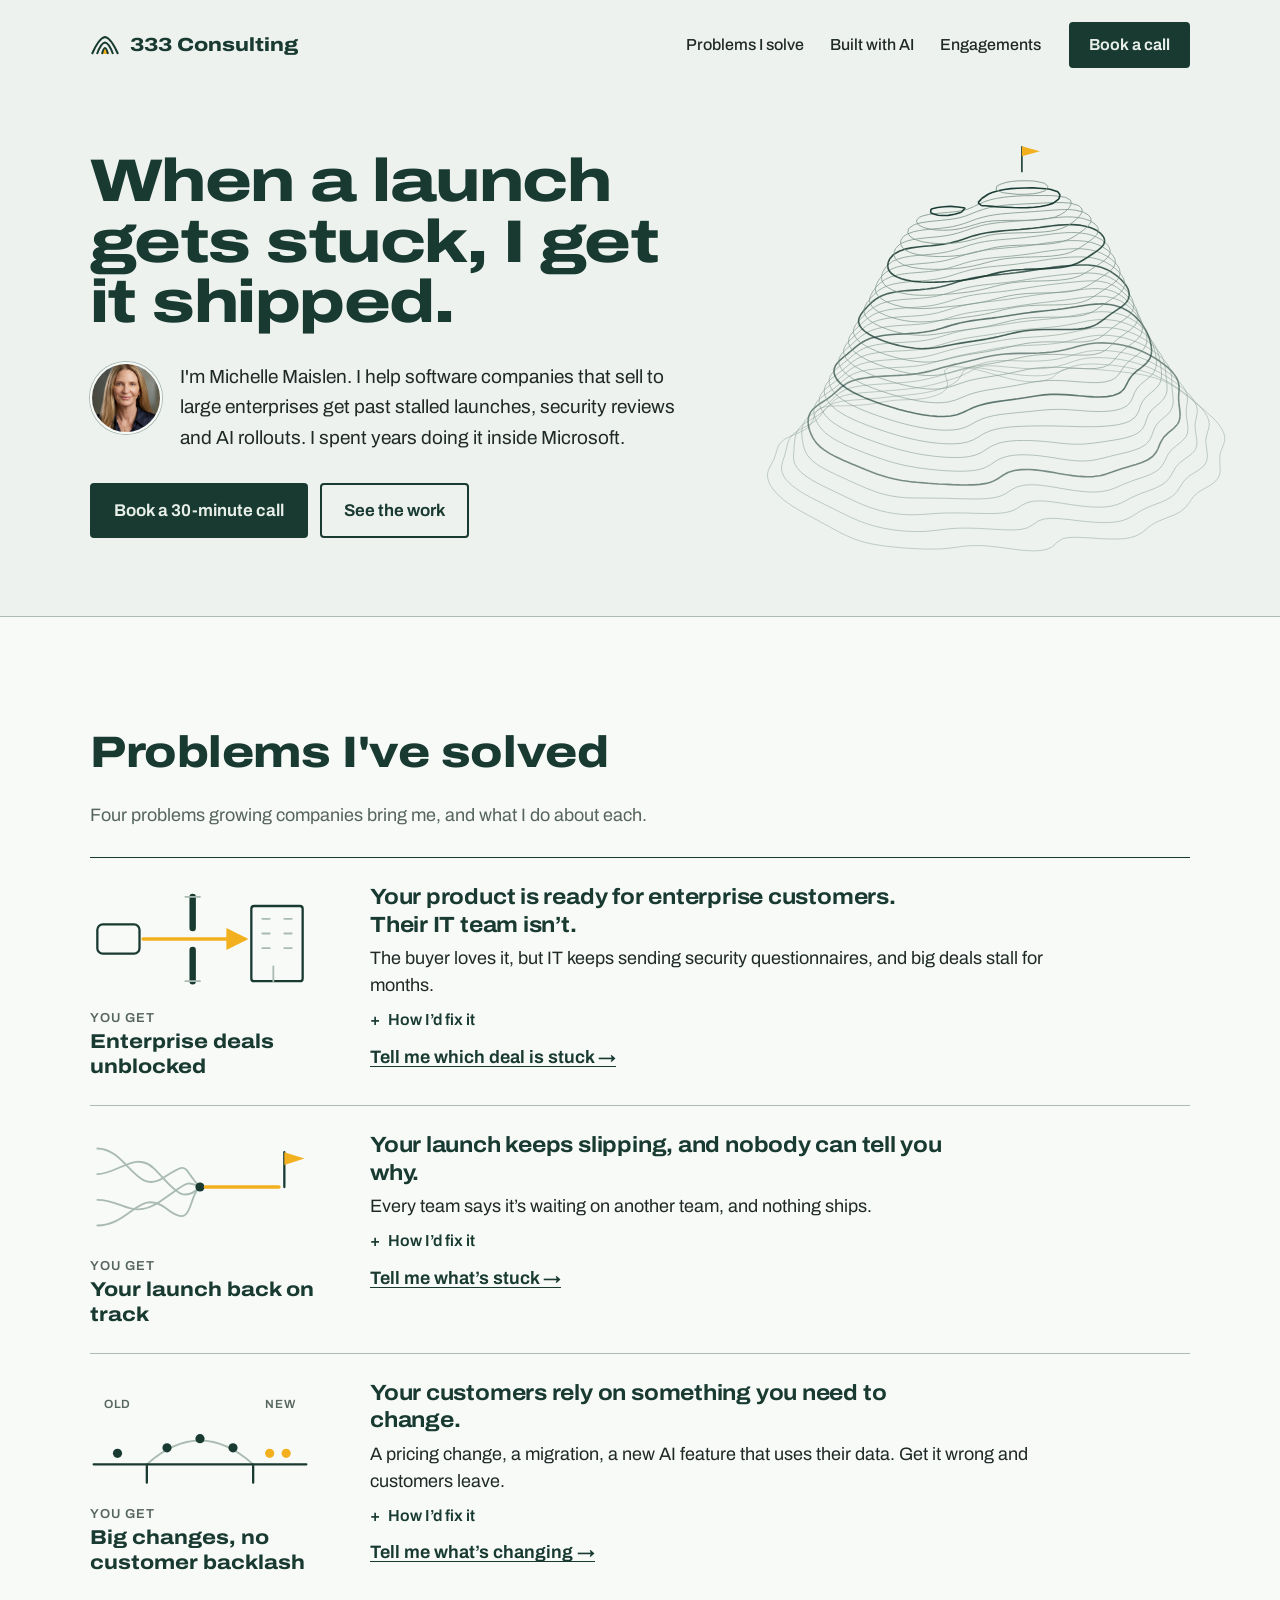
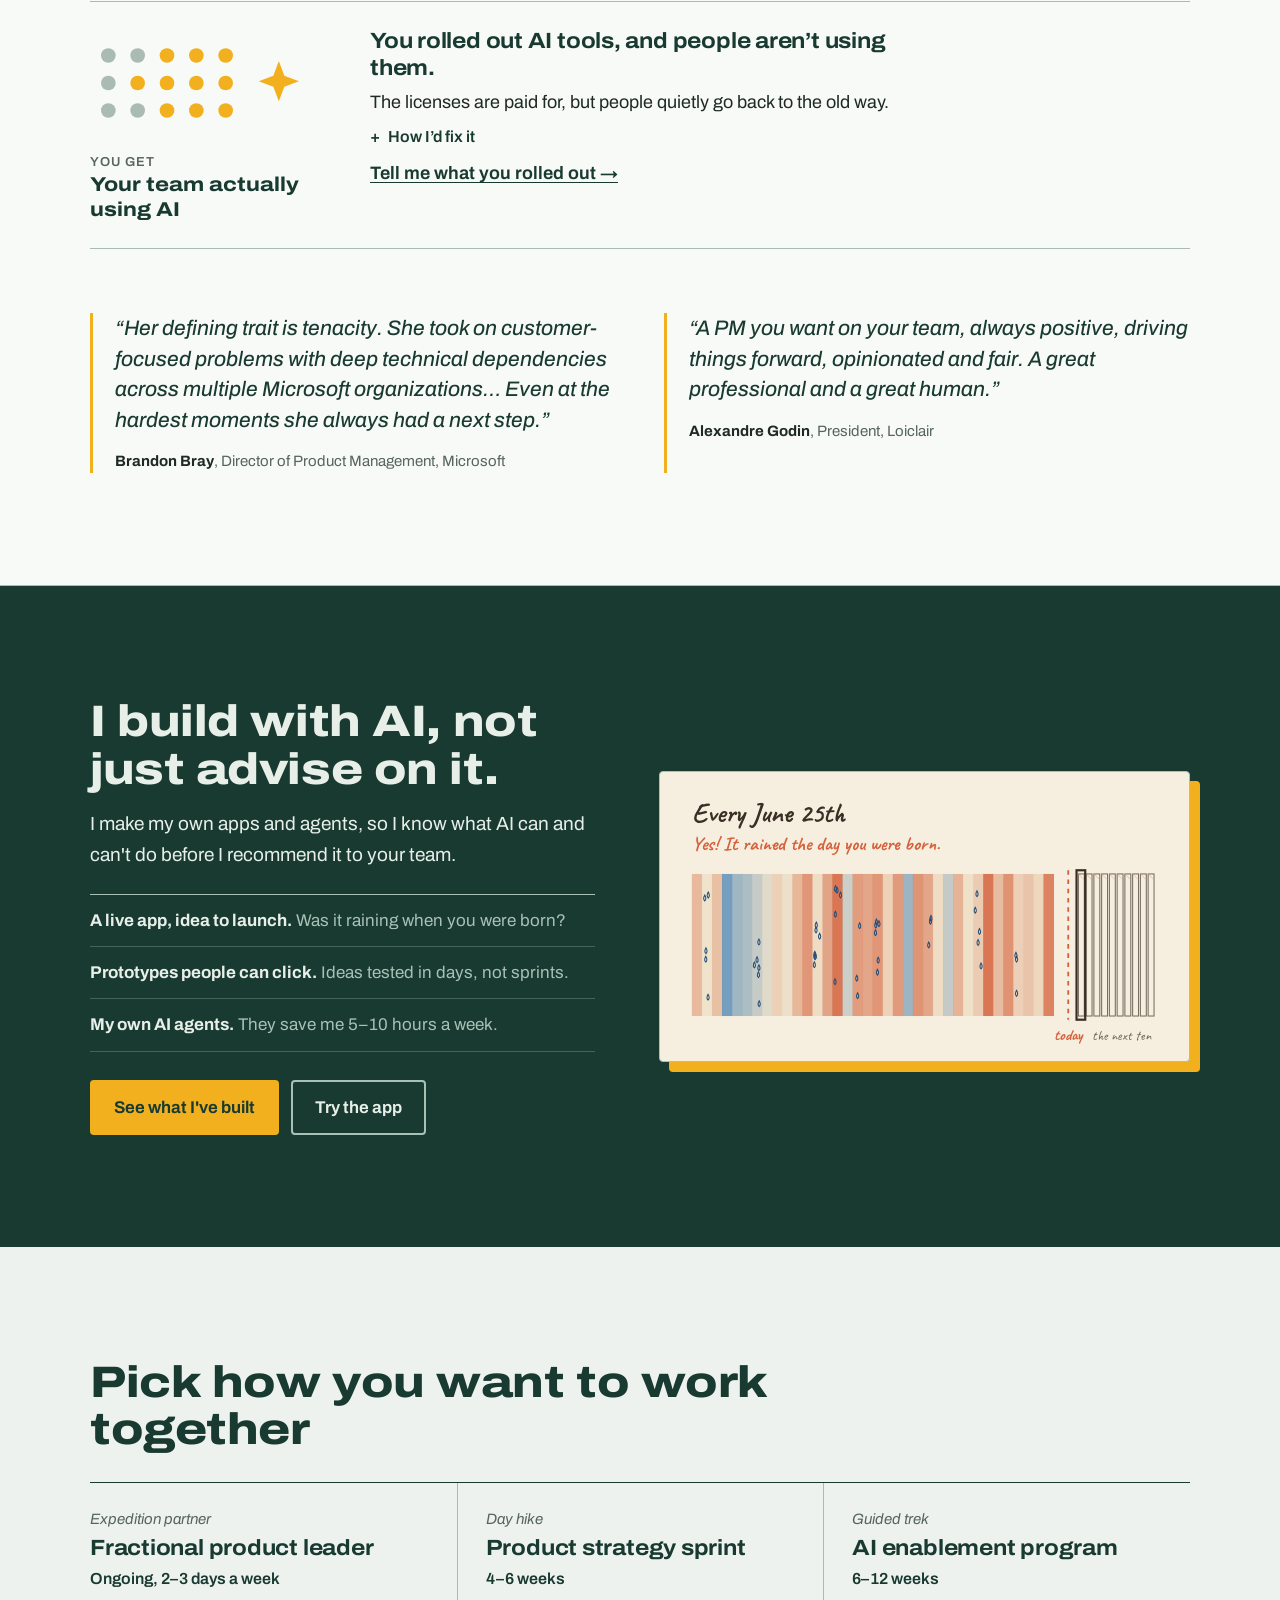
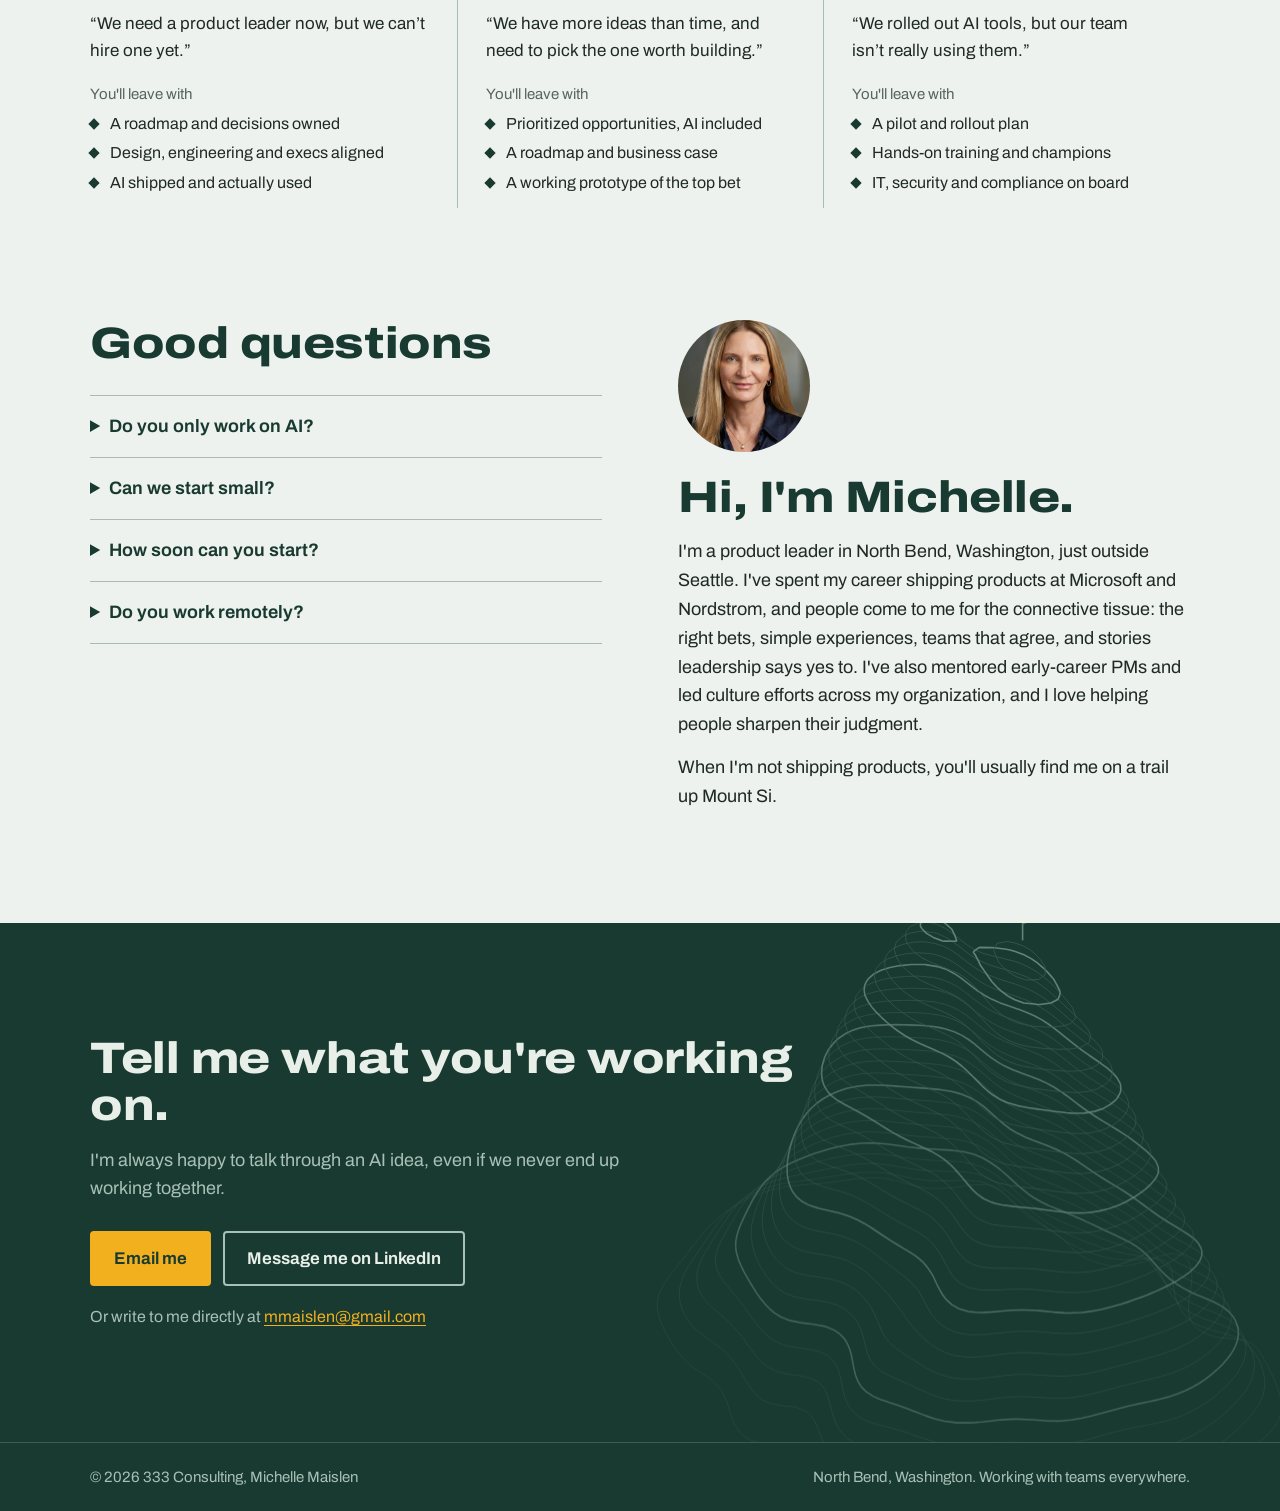
<file: index.html>
<!doctype html>
<html lang="en">
<head>
<meta charset="utf-8">
<meta name="viewport" content="width=device-width, initial-scale=1, viewport-fit=cover">
<meta property="og:type" content="website">
<meta property="og:url" content="https://michellemaislen.com/">
<meta property="og:title" content="When a launch gets stuck, I get it shipped. Michelle Maislen, 333 Consulting">
<meta property="og:description" content="I help software companies that sell to large enterprises get past stalled launches, security reviews and AI rollouts. I spent years doing it inside Microsoft.">
<meta property="og:image" content="https://michellemaislen.com/og-image.png?v=3">
<meta property="og:image:width" content="1200">
<meta property="og:image:height" content="627">
<meta name="twitter:card" content="summary_large_image">
<meta name="description" content="When a launch gets stuck, I get it shipped.">
<title>333 Consulting</title>
<meta name="claude:viewport-fit-sides" content="cover">
<link rel="preconnect" href="https://fonts.googleapis.com">
<link rel="preconnect" href="https://fonts.gstatic.com" crossorigin>
<link rel="stylesheet" href="https://fonts.googleapis.com/css2?family=Archivo:ital,wdth,wght@0,62..125,100..900;1,62..125,100..900&family=Caveat:wght@700&display=swap">
<link rel="stylesheet" href="site.css">
</head>
<body>
<header class="hero" id="top">
  <div class="wrap">
    <nav class="nav" aria-label="Main">
      <a class="mark" href="#top" aria-label="333 Consulting home">
        <svg viewBox="0 0 30 22" aria-hidden="true"><path d="M2 20 Q9 4 15 3 Q21 4 28 20" fill="none" stroke="#183a31" stroke-width="2"/><path d="M7 20 Q11 9 15 8.5 Q19 9 23 20" fill="none" stroke="#183a31" stroke-width="2"/><path d="M12 20 Q13.5 14 15 14 Q16.5 14 18 20" fill="#f2b01e" stroke="#183a31" stroke-width="2"/></svg>
        333 Consulting
      </a>
      <ul>
        <li><a href="#cases">Problems I solve</a></li>
        <li><a href="built-with-ai.html">Built with AI</a></li>
        <li><a href="#engagements">Engagements</a></li>
      </ul>
      <a class="btn btn-primary" href="#contact">Book a call</a>
    </nav>
    <div class="hero-grid">
      <div class="hero-body">
        <h1>When a launch gets stuck, I get it shipped.</h1>
        <div class="intro">
          <img src="headshot-round.jpg" alt="Michelle Maislen" width="400" height="400">
          <p>I'm Michelle Maislen. I help software companies that sell to large enterprises get past stalled launches, security reviews and AI rollouts. I spent years doing it inside Microsoft.</p>
        </div>
        <div class="actions">
          <a class="btn btn-primary" href="#contact">Book a 30-minute call</a>
          <a class="btn btn-ghost" href="#cases">See the work</a>
        </div>
      </div>
      <figure class="terrain" style="margin-top:0;margin-bottom:0">
        <canvas id="terrain-hero" role="img" aria-label="A 3D contour model of Mount Si, near Michelle's home in North Bend. Drag to turn it."></canvas>
      </figure>
    </div>
  </div>
</header>

<main>
<section id="cases">
  <div class="wrap">
    <h2>Problems I've solved</h2>
    <p class="cases-intro">Four problems growing companies bring me, and what I do about each.</p>
    <div class="log">
      <article class="entry">
        <div><svg class="case-art" viewBox="0 0 240 120" role="img" aria-label="Your product passes through a gate in IT's wall to reach an enterprise customer.">
  <defs><marker id="ah" viewBox="0 0 10 10" refX="8" refY="5" markerWidth="6" markerHeight="6" orient="auto"><path d="M0 0 L10 5 L0 10Z" class="a-head"/></marker></defs>
  <rect class="a-line" x="8" y="44" width="46" height="32" rx="6"/>
  <path class="a-wall" d="M112 14 V48 M112 72 V106"/>
  <path class="a-thin" d="M104 14 h16 M104 106 h16"/>
  <rect class="a-line" x="176" y="24" width="56" height="82" rx="3"/>
  <path class="a-thin" d="M188 38h8M212 38h8M188 54h8M212 54h8M188 70h8M212 70h8M200 106v-16"/>
  <path class="a-hot" d="M58 60 H168" marker-end="url(#ah)"/>
</svg><p class="where">You get</p><p class="result">Enterprise deals unblocked</p></div>
        <div>
          <h3>Your product is ready for enterprise customers. Their IT team isn&rsquo;t.</h3>
          <p class="pain">The buyer loves it, but IT keeps sending security questionnaires, and big deals stall for months.</p>
          <details><summary>How I&rsquo;d fix it</summary>
            <p class="fix"><b>I&rsquo;ll get you to yes:</b> find out exactly what their IT needs, turn it into a plan your team can ship, and see the reviews through to sign-off.</p>
            <p class="proof-head">How I did it at Microsoft</p>
            <dl class="case">
              <div><dt>Situation</dt><dd>Accenture and Microsoft were ready to roll out Mesh on Meta Quest headsets. IT blocked it: the headsets had never been qualified against enterprise security requirements, and failed sign-ins were customers&rsquo; top complaint.</dd></div>
              <div><dt>Constraint</dt><dd>The fix spanned Meta and six Microsoft groups: identity, device management, security, IT, Windows and Office. Meta was still building its admin center, the sign-in system wasn&rsquo;t built for 3D, and a company-wide security push was competing for the same people.</dd></div>
              <div><dt>What I did</dt><dd>I treated enterprise readiness as part of the product. I pinned down exactly what IT needed to say yes, found a sign-in fix through another team, ran the security and privacy reviews between Meta and Microsoft (a first for Meta), and carried every approval through to executive sign-off.</dd></div>
              <div><dt>Result</dt><dd>Mesh became the first Microsoft 365 app with conditional access on Quest, which ended customers&rsquo; top sign-in complaint. Accenture&rsquo;s rollout was unblocked, and Mesh became the first Microsoft VR immersive events app on Quest. The same playbook became the strategy for Apple Vision Pro.</dd></div>
            </dl>
          </details>
          <p class="cta-line"><a href="#contact">Tell me which deal is stuck &rarr;</a></p>
        </div>
      </article>
      <article class="entry">
        <div><svg class="case-art" viewBox="0 0 240 120" role="img" aria-label="Four tangled team lines come together into one line that reaches a flag.">
  <path class="a-thin" d="M8 18 C40 18 50 70 80 50 S100 40 120 60"/>
  <path class="a-thin" d="M8 46 C30 46 50 20 70 40 S100 80 120 60"/>
  <path class="a-thin" d="M8 74 C36 74 46 96 76 76 S104 52 120 60"/>
  <path class="a-thin" d="M8 102 C44 102 54 60 84 84 S106 70 120 60"/>
  <circle class="a-dot" cx="120" cy="60" r="5"/>
  <path class="a-hot" d="M126 60 H206"/>
  <path class="a-line" d="M212 60 V22"/>
  <path class="a-flag" d="M212 22 L234 29 L212 36Z"/>
</svg><p class="where">You get</p><p class="result">Your launch back on track</p></div>
        <div>
          <h3>Your launch keeps slipping, and nobody can tell you why.</h3>
          <p class="pain">Every team says it&rsquo;s waiting on another team, and nothing ships.</p>
          <details><summary>How I&rsquo;d fix it</summary>
            <p class="fix"><b>I&rsquo;ll get it moving:</b> one owner for the whole experience, one plan and clear handoffs, usually within weeks.</p>
            <p class="proof-head">How I did it at Microsoft</p>
            <dl class="case">
              <div><dt>Situation</dt><dd>An AI feature in a product used by millions had been stuck for nearly two years. Four engineering teams in four time zones each said they were waiting on someone else.</dd></div>
              <div><dt>Constraint</dt><dd>No one owned how the pieces fit together, a fixed deadline was coming, and I had no authority over any of the four teams.</dd></div>
              <div><dt>What I did</dt><dd>I treated it as an ownership problem, not an engineering one. I defined the full experience end to end, including what happens when the AI gets it wrong, gave every team one plan and clear handoffs, and got a missing requirement committed on very short notice.</dd></div>
              <div><dt>Result</dt><dd>Within two weeks, the teams were working from one plan. The first release shipped two months early, and the feature reached general release on deadline.</dd></div>
            </dl>
          </details>
          <p class="cta-line"><a href="#contact">Tell me what&rsquo;s stuck &rarr;</a></p>
        </div>
      </article>
      <article class="entry">
        <div><svg class="case-art" viewBox="0 0 240 120" role="img" aria-label="Customers cross a bridge from the old version to the new one, and none fall off.">
  <path class="a-line" d="M4 92 H62 V112 M178 112 V92 H236"/>
  <path class="a-thin" d="M62 92 Q120 40 178 92"/>
  <path class="a-line" d="M62 92 H178"/>
  <g class="a-people"><circle cx="30" cy="80" r="5"/><circle cx="84" cy="74" r="5"/><circle cx="120" cy="64" r="5"/><circle cx="156" cy="74" r="5"/></g>
  <g class="a-people-hot"><circle cx="196" cy="80" r="5"/><circle cx="214" cy="80" r="5"/></g>
  <text class="a-label" x="30" y="30" text-anchor="middle">old</text>
  <text class="a-label" x="208" y="30" text-anchor="middle">new</text>
</svg><p class="where">You get</p><p class="result">Big changes, no customer backlash</p></div>
        <div>
          <h3>Your customers rely on something you need to change.</h3>
          <p class="pain">A pricing change, a migration, a new AI feature that uses their data. Get it wrong and customers leave.</p>
          <details><summary>How I&rsquo;d fix it</summary>
            <p class="fix"><b>I&rsquo;ll land it safely:</b> the right people signed off up front, every team on one plan, tested with real customers first, and I stay through the pushback.</p>
            <p class="proof-head">How I did it at Microsoft</p>
            <dl class="case">
              <div><dt>Situation</dt><dd>Teams had to get people&rsquo;s explicit consent before collecting their location, on desktop, Mac, iOS and Android. Location is sensitive personal data under privacy laws, so getting consent wrong risks regulatory fines and customer trust, and every week of delay adds to that risk. More than ten teams relied on that data, including emergency calling.</dd></div>
              <div><dt>Constraint</dt><dd>A careless fix would break 911 calls. Legal and privacy had to approve every word, and customers&rsquo; IT teams would feel the change first.</dd></div>
              <div><dt>What I did</dt><dd>I got legal and privacy aligned up front, put every dependent team on one plan, and tested the wording with our customer advisory board before launch. When large customers pushed back afterward, I led those conversations, found a fix through device settings they already managed, and traced part of the problem to a Windows bug.</dd></div>
              <div><dt>Result</dt><dd>Shipped on time worldwide, including government clouds. The privacy risk was closed before any customer raised it, and the Windows bug was fixed for everyone.</dd></div>
            </dl>
          </details>
          <p class="cta-line"><a href="#contact">Tell me what&rsquo;s changing &rarr;</a></p>
        </div>
      </article>
      <article class="entry">
        <div><svg class="case-art" viewBox="0 0 240 120" role="img" aria-label="A group of people, most of them lighting up as they start using AI.">
  <g class="a-people-off"><circle cx="20" cy="30" r="8"/><circle cx="20" cy="60" r="8"/><circle cx="20" cy="90" r="8"/><circle cx="52" cy="30" r="8"/><circle cx="52" cy="90" r="8"/></g>
  <g class="a-people-hot"><circle cx="52" cy="60" r="8"/><circle cx="84" cy="30" r="8"/><circle cx="84" cy="60" r="8"/><circle cx="84" cy="90" r="8"/><circle cx="116" cy="30" r="8"/><circle cx="116" cy="60" r="8"/><circle cx="116" cy="90" r="8"/><circle cx="148" cy="30" r="8"/><circle cx="148" cy="60" r="8"/><circle cx="148" cy="90" r="8"/></g>
  <path class="a-spark" d="M206 36 l6 16 16 6 -16 6 -6 16 -6 -16 -16 -6 16 -6Z"/>
</svg><p class="where">You get</p><p class="result">Your team actually using AI</p></div>
        <div>
          <h3>You rolled out AI tools, and people aren&rsquo;t using them.</h3>
          <p class="pain">The licenses are paid for, but people quietly go back to the old way.</p>
          <details><summary>How I&rsquo;d fix it</summary>
            <p class="fix"><b>I&rsquo;ll get them using it:</b> treat it as a confidence problem, start with one task people already do, and build from there.</p>
            <p class="fix"><b>I practice what I teach:</b> my own AI agents save me 5 to 10 hours a week, and I built a live AI app and tested it before shipping. <a href="built-with-ai.html">See what I&rsquo;ve built</a></p>
            <p class="proof-head">How I did it at Microsoft</p>
            <dl class="case">
              <div><dt>Situation</dt><dd>I was training colleagues to use an AI agent pilot.</dd></div>
              <div><dt>Constraint</dt><dd>I expected technical questions. What I got was nerves: people didn&rsquo;t feel confident enough to try.</dd></div>
              <div><dt>What I did</dt><dd>I treated it as a confidence problem, not a technical one. I skipped the architecture and led with one plain-English task they already do: &ldquo;Schedule a meeting with my manager at 10am tomorrow.&rdquo;</dd></div>
              <div><dt>Result</dt><dd>About 200 people later, teams were building their own workflows.</dd></div>
            </dl>
          </details>
          <p class="cta-line"><a href="#contact">Tell me what you rolled out &rarr;</a></p>
        </div>
      </article>
    </div>
    <div class="quotes">
      <figure class="quote">
        <blockquote>&ldquo;Her defining trait is tenacity. She took on customer-focused problems with deep technical dependencies across multiple Microsoft organizations&hellip; Even at the hardest moments she always had a next step.&rdquo;</blockquote>
        <figcaption><b>Brandon Bray</b>, Director of Product Management, Microsoft</figcaption>
      </figure>
      <figure class="quote">
        <blockquote>&ldquo;A PM you want on your team, always positive, driving things forward, opinionated and fair. A great professional and a great human.&rdquo;</blockquote>
        <figcaption><b>Alexandre Godin</b>, President, Loiclair</figcaption>
      </figure>
    </div>
  </div>
</section>


<section id="built">
  <div class="wrap built-grid">
    <div>
      <h2>I build with AI, not just advise on it.</h2>
      <p class="built-lede">I make my own apps and agents, so I know what AI can and can't do before I recommend it to your team.</p>
      <ul class="built-list">
        <li><b>A live app, idea to launch.</b> Was it raining when you were born?</li>
        <li><b>Prototypes people can click.</b> Ideas tested in days, not sprints.</li>
        <li><b>My own AI agents.</b> They save me 5–10 hours a week.</li>
      </ul>
      <div class="actions">
        <a class="btn btn-primary" href="built-with-ai.html">See what I've built</a>
        <a class="btn btn-ghost" href="https://michellemaislen.com/Weather-location/" target="_blank" rel="noopener">Try the app</a>
      </div>
    </div>
    <a class="built-shot" href="built-with-ai.html" aria-label="See the weather app and what else I've built with AI">
      <svg viewBox="0 0 560 300" aria-hidden="true">
              <text x="28" y="48" font-family="Caveat, 'Segoe Print', cursive" font-size="30" font-weight="700" fill="#3b2f25">Every June 25th</text>
              <text x="28" y="78" font-family="Caveat, 'Segoe Print', cursive" font-size="21" font-weight="700" fill="#d4623c">Yes! It rained the day you were born.</text>
              <g><rect x="28.0" y="104" width="11.5" height="154" fill="#e5b192" opacity=".85"/><rect x="38.9" y="104" width="11.5" height="154" fill="#efe2c8" opacity=".85"/><path d="M43.1 193.2q2.4 4.2 0 6.4q-2.4-2.2 0-6.4z" fill="none" stroke="#244e78" stroke-width="1.1"/><path d="M45.8 123.7q2.4 4.2 0 6.4q-2.4-2.2 0-6.4z" fill="none" stroke="#244e78" stroke-width="1.1"/><path d="M42.0 126.9q2.4 4.2 0 6.4q-2.4-2.2 0-6.4z" fill="none" stroke="#244e78" stroke-width="1.1"/><path d="M43.3 184.1q2.4 4.2 0 6.4q-2.4-2.2 0-6.4z" fill="none" stroke="#244e78" stroke-width="1.1"/><path d="M45.6 234.4q2.4 4.2 0 6.4q-2.4-2.2 0-6.4z" fill="none" stroke="#244e78" stroke-width="1.1"/><rect x="49.8" y="104" width="11.5" height="154" fill="#e6b99b" opacity=".85"/><rect x="60.7" y="104" width="11.5" height="154" fill="#5e91ba" opacity=".85"/><rect x="71.6" y="104" width="11.5" height="154" fill="#90adbf" opacity=".85"/><rect x="82.4" y="104" width="11.5" height="154" fill="#9fb5c0" opacity=".85"/><rect x="93.3" y="104" width="11.5" height="154" fill="#bec6c3" opacity=".85"/><path d="M95.8 199.4q2.4 4.2 0 6.4q-2.4-2.2 0-6.4z" fill="none" stroke="#244e78" stroke-width="1.1"/><path d="M98.7 193.7q2.4 4.2 0 6.4q-2.4-2.2 0-6.4z" fill="none" stroke="#244e78" stroke-width="1.1"/><path d="M100.7 202.5q2.4 4.2 0 6.4q-2.4-2.2 0-6.4z" fill="none" stroke="#244e78" stroke-width="1.1"/><path d="M100.2 210.0q2.4 4.2 0 6.4q-2.4-2.2 0-6.4z" fill="none" stroke="#244e78" stroke-width="1.1"/><path d="M101.0 241.4q2.4 4.2 0 6.4q-2.4-2.2 0-6.4z" fill="none" stroke="#244e78" stroke-width="1.1"/><path d="M100.7 174.5q2.4 4.2 0 6.4q-2.4-2.2 0-6.4z" fill="none" stroke="#244e78" stroke-width="1.1"/><rect x="104.2" y="104" width="11.5" height="154" fill="#dbd7c6" opacity=".85"/><rect x="115.1" y="104" width="11.5" height="154" fill="#eacdb1" opacity=".85"/><rect x="126.0" y="104" width="11.5" height="154" fill="#eadfc8" opacity=".85"/><rect x="136.9" y="104" width="11.5" height="154" fill="#e4ae8f" opacity=".85"/><rect x="147.8" y="104" width="11.5" height="154" fill="#dc8866" opacity=".85"/><rect x="158.7" y="104" width="11.5" height="154" fill="#eddbc0" opacity=".85"/><path d="M162.9 156.2q2.4 4.2 0 6.4q-2.4-2.2 0-6.4z" fill="none" stroke="#244e78" stroke-width="1.1"/><path d="M160.8 199.2q2.4 4.2 0 6.4q-2.4-2.2 0-6.4z" fill="none" stroke="#244e78" stroke-width="1.1"/><path d="M161.5 190.6q2.4 4.2 0 6.4q-2.4-2.2 0-6.4z" fill="none" stroke="#244e78" stroke-width="1.1"/><path d="M162.6 161.5q2.4 4.2 0 6.4q-2.4-2.2 0-6.4z" fill="none" stroke="#244e78" stroke-width="1.1"/><path d="M161.3 187.9q2.4 4.2 0 6.4q-2.4-2.2 0-6.4z" fill="none" stroke="#244e78" stroke-width="1.1"/><path d="M161.8 189.9q2.4 4.2 0 6.4q-2.4-2.2 0-6.4z" fill="none" stroke="#244e78" stroke-width="1.1"/><path d="M166.5 168.3q2.4 4.2 0 6.4q-2.4-2.2 0-6.4z" fill="none" stroke="#244e78" stroke-width="1.1"/><rect x="169.6" y="104" width="11.5" height="154" fill="#df9877" opacity=".85"/><rect x="180.4" y="104" width="11.5" height="154" fill="#d4623c" opacity=".85"/><path d="M183.2 217.5q2.4 4.2 0 6.4q-2.4-2.2 0-6.4z" fill="none" stroke="#244e78" stroke-width="1.1"/><path d="M185.4 118.3q2.4 4.2 0 6.4q-2.4-2.2 0-6.4z" fill="none" stroke="#244e78" stroke-width="1.1"/><path d="M183.6 144.4q2.4 4.2 0 6.4q-2.4-2.2 0-6.4z" fill="none" stroke="#244e78" stroke-width="1.1"/><path d="M183.7 116.8q2.4 4.2 0 6.4q-2.4-2.2 0-6.4z" fill="none" stroke="#244e78" stroke-width="1.1"/><path d="M189.2 123.5q2.4 4.2 0 6.4q-2.4-2.2 0-6.4z" fill="none" stroke="#244e78" stroke-width="1.1"/><rect x="191.3" y="104" width="11.5" height="154" fill="#c4cac4" opacity=".85"/><rect x="202.2" y="104" width="11.5" height="154" fill="#de906e" opacity=".85"/><path d="M206.8 213.9q2.4 4.2 0 6.4q-2.4-2.2 0-6.4z" fill="none" stroke="#244e78" stroke-width="1.1"/><path d="M209.9 156.9q2.4 4.2 0 6.4q-2.4-2.2 0-6.4z" fill="none" stroke="#244e78" stroke-width="1.1"/><path d="M207.7 232.8q2.4 4.2 0 6.4q-2.4-2.2 0-6.4z" fill="none" stroke="#244e78" stroke-width="1.1"/><rect x="213.1" y="104" width="11.5" height="154" fill="#e09b7b" opacity=".85"/><rect x="224.0" y="104" width="11.5" height="154" fill="#dc8866" opacity=".85"/><path d="M227.1 164.4q2.4 4.2 0 6.4q-2.4-2.2 0-6.4z" fill="none" stroke="#244e78" stroke-width="1.1"/><path d="M229.2 207.4q2.4 4.2 0 6.4q-2.4-2.2 0-6.4z" fill="none" stroke="#244e78" stroke-width="1.1"/><path d="M227.4 156.2q2.4 4.2 0 6.4q-2.4-2.2 0-6.4z" fill="none" stroke="#244e78" stroke-width="1.1"/><path d="M228.1 152.9q2.4 4.2 0 6.4q-2.4-2.2 0-6.4z" fill="none" stroke="#244e78" stroke-width="1.1"/><path d="M230.0 194.2q2.4 4.2 0 6.4q-2.4-2.2 0-6.4z" fill="none" stroke="#244e78" stroke-width="1.1"/><path d="M230.8 154.7q2.4 4.2 0 6.4q-2.4-2.2 0-6.4z" fill="none" stroke="#244e78" stroke-width="1.1"/><rect x="234.9" y="104" width="11.5" height="154" fill="#ebceb2" opacity=".85"/><rect x="245.8" y="104" width="11.5" height="154" fill="#dd8e6c" opacity=".85"/><rect x="256.7" y="104" width="11.5" height="154" fill="#8eacbf" opacity=".85"/><rect x="267.6" y="104" width="11.5" height="154" fill="#db8562" opacity=".85"/><rect x="278.4" y="104" width="11.5" height="154" fill="#e09b7a" opacity=".85"/><path d="M286.7 152.1q2.4 4.2 0 6.4q-2.4-2.2 0-6.4z" fill="none" stroke="#244e78" stroke-width="1.1"/><path d="M287.2 149.0q2.4 4.2 0 6.4q-2.4-2.2 0-6.4z" fill="none" stroke="#244e78" stroke-width="1.1"/><path d="M284.8 177.8q2.4 4.2 0 6.4q-2.4-2.2 0-6.4z" fill="none" stroke="#244e78" stroke-width="1.1"/><rect x="289.3" y="104" width="11.5" height="154" fill="#eddbc0" opacity=".85"/><rect x="300.2" y="104" width="11.5" height="154" fill="#bcc5c3" opacity=".85"/><rect x="311.1" y="104" width="11.5" height="154" fill="#e3aa8b" opacity=".85"/><rect x="322.0" y="104" width="11.5" height="154" fill="#eee0c5" opacity=".85"/><rect x="332.9" y="104" width="11.5" height="154" fill="#e9c7ab" opacity=".85"/><path d="M335.2 140.2q2.4 4.2 0 6.4q-2.4-2.2 0-6.4z" fill="none" stroke="#244e78" stroke-width="1.1"/><path d="M338.3 175.1q2.4 4.2 0 6.4q-2.4-2.2 0-6.4z" fill="none" stroke="#244e78" stroke-width="1.1"/><path d="M339.8 163.1q2.4 4.2 0 6.4q-2.4-2.2 0-6.4z" fill="none" stroke="#244e78" stroke-width="1.1"/><path d="M341.5 200.4q2.4 4.2 0 6.4q-2.4-2.2 0-6.4z" fill="none" stroke="#244e78" stroke-width="1.1"/><path d="M337.1 122.2q2.4 4.2 0 6.4q-2.4-2.2 0-6.4z" fill="none" stroke="#244e78" stroke-width="1.1"/><rect x="343.8" y="104" width="11.5" height="154" fill="#d4623c" opacity=".85"/><rect x="354.7" y="104" width="11.5" height="154" fill="#e5b496" opacity=".85"/><rect x="365.6" y="104" width="11.5" height="154" fill="#db8461" opacity=".85"/><rect x="376.4" y="104" width="11.5" height="154" fill="#eacbaf" opacity=".85"/><path d="M379.3 188.9q2.4 4.2 0 6.4q-2.4-2.2 0-6.4z" fill="none" stroke="#244e78" stroke-width="1.1"/><path d="M380.0 193.1q2.4 4.2 0 6.4q-2.4-2.2 0-6.4z" fill="none" stroke="#244e78" stroke-width="1.1"/><path d="M380.0 230.2q2.4 4.2 0 6.4q-2.4-2.2 0-6.4z" fill="none" stroke="#244e78" stroke-width="1.1"/><rect x="387.3" y="104" width="11.5" height="154" fill="#e7bea1" opacity=".85"/><rect x="398.2" y="104" width="11.5" height="154" fill="#ecd4b8" opacity=".85"/><rect x="409.1" y="104" width="11.5" height="154" fill="#d7714d" opacity=".85"/><rect x="447.0" y="104" width="6.4" height="154" fill="none" stroke="#3b2f25" stroke-opacity=".7" stroke-width="1.1"/><path d="M447.0 104 l6.4 6.4" stroke="#d4a080" stroke-opacity=".6"/><rect x="455.4" y="104" width="6.4" height="154" fill="none" stroke="#3b2f25" stroke-opacity=".7" stroke-width="1.1"/><path d="M455.4 104 l6.4 6.4" stroke="#d4a080" stroke-opacity=".6"/><rect x="463.8" y="104" width="6.4" height="154" fill="none" stroke="#3b2f25" stroke-opacity=".7" stroke-width="1.1"/><path d="M463.8 104 l6.4 6.4" stroke="#d4a080" stroke-opacity=".6"/><rect x="472.2" y="104" width="6.4" height="154" fill="none" stroke="#3b2f25" stroke-opacity=".7" stroke-width="1.1"/><path d="M472.2 104 l6.4 6.4" stroke="#d4a080" stroke-opacity=".6"/><rect x="480.6" y="104" width="6.4" height="154" fill="none" stroke="#3b2f25" stroke-opacity=".7" stroke-width="1.1"/><path d="M480.6 104 l6.4 6.4" stroke="#d4a080" stroke-opacity=".6"/><rect x="489.0" y="104" width="6.4" height="154" fill="none" stroke="#3b2f25" stroke-opacity=".7" stroke-width="1.1"/><path d="M489.0 104 l6.4 6.4" stroke="#d4a080" stroke-opacity=".6"/><rect x="497.4" y="104" width="6.4" height="154" fill="none" stroke="#3b2f25" stroke-opacity=".7" stroke-width="1.1"/><path d="M497.4 104 l6.4 6.4" stroke="#d4a080" stroke-opacity=".6"/><rect x="505.8" y="104" width="6.4" height="154" fill="none" stroke="#3b2f25" stroke-opacity=".7" stroke-width="1.1"/><path d="M505.8 104 l6.4 6.4" stroke="#d4a080" stroke-opacity=".6"/><rect x="514.2" y="104" width="6.4" height="154" fill="none" stroke="#3b2f25" stroke-opacity=".7" stroke-width="1.1"/><path d="M514.2 104 l6.4 6.4" stroke="#d4a080" stroke-opacity=".6"/><rect x="522.6" y="104" width="6.4" height="154" fill="none" stroke="#3b2f25" stroke-opacity=".7" stroke-width="1.1"/><path d="M522.6 104 l6.4 6.4" stroke="#d4a080" stroke-opacity=".6"/><rect x="445" y="100" width="9.4" height="162" fill="none" stroke="#3b2f25" stroke-width="2.4"/></g>
              <line x1="436" y1="100" x2="436" y2="262" stroke="#d4623c" stroke-width="2" stroke-dasharray="5 5"/>
              <text x="436" y="284" text-anchor="middle" font-family="Caveat, 'Segoe Print', cursive" font-size="17" font-weight="700" fill="#d4623c">today</text>
              <text x="494" y="284" text-anchor="middle" font-family="Caveat, 'Segoe Print', cursive" font-size="15" fill="#6e6253">the next ten</text>
            </svg>
    </a>
  </div>
</section>

<section id="engagements">
  <div class="wrap">
    <h2>Pick how you want to work together</h2>
    <div class="paths">
      <article class="path">
        <p class="tag">Expedition partner</p>
        <h3>Fractional product leader</h3>
        <p class="badge">Ongoing, 2–3 days a week</p>
        <p class="best">“We need a product leader now, but we can’t hire one yet.”</p>
        <p class="get-h">You'll leave with</p>
        <ul><li>A roadmap and decisions owned</li><li>Design, engineering and execs aligned</li><li>AI shipped and actually used</li></ul>
      </article>
      <article class="path">
        <p class="tag">Day hike</p>
        <h3>Product strategy sprint</h3>
        <p class="badge">4–6 weeks</p>
        <p class="best">“We have more ideas than time, and need to pick the one worth building.”</p>
        <p class="get-h">You'll leave with</p>
        <ul><li>Prioritized opportunities, AI included</li><li>A roadmap and business case</li><li>A working prototype of the top bet</li></ul>
      </article>
      <article class="path">
        <p class="tag">Guided trek</p>
        <h3>AI enablement program</h3>
        <p class="badge">6–12 weeks</p>
        <p class="best">“We rolled out AI tools, but our team isn’t really using them.”</p>
        <p class="get-h">You'll leave with</p>
        <ul><li>A pilot and rollout plan</li><li>Hands-on training and champions</li><li>IT, security and compliance on board</li></ul>
      </article>
    </div>
  </div>
</section>

<section id="faq" style="padding-top:0">
  <div class="wrap faq-about">
    <div class="faq">
      <h2>Good questions</h2>
      <details><summary>Do you only work on AI?</summary><p>No. I'm a product leader first, and AI is one tool in the toolbox. I've shipped collaboration tools, productivity apps, VR and enterprise devices, sign-in systems and eCommerce. I bring AI in where it makes the product better, and I partner with engineering and data science teams on the model work itself.</p></details>
      <details><summary>Can we start small?</summary><p>Yes. Most people start with a 4–6 week strategy sprint. If it's useful, we keep going. If not, you still leave with a roadmap and a working prototype.</p></details>
      <details><summary>How soon can you start?</summary><p>Email me at <a href="mailto:mmaislen@gmail.com">mmaislen@gmail.com</a> or message me on LinkedIn, and I'll tell you where my calendar stands.</p></details>
      <details><summary>Do you work remotely?</summary><p>Yes. I'm based in North Bend, Washington, near Seattle, and I work with teams anywhere. I'm happy to come on site for kickoffs in the Seattle area.</p></details>
    </div>
    <div class="about" id="about">
      <img src="headshot-round.jpg" alt="" width="400" height="400">
      <h2 style="margin-bottom:16px">Hi, I'm Michelle.</h2>
      <p>I'm a product leader in North Bend, Washington, just outside Seattle. I've spent my career shipping products at Microsoft and Nordstrom, and people come to me for the connective tissue: the right bets, simple experiences, teams that agree, and stories leadership says yes to. I've also mentored early-career PMs and led culture efforts across my organization, and I love helping people sharpen their judgment.</p>
      <p>When I'm not shipping products, you'll usually find me on a trail up Mount Si.</p>
    </div>
  </div>
</section>
</main>

<section class="cta" id="contact">
  <canvas id="terrain-cta" aria-hidden="true"></canvas>
  <div class="wrap">
    <h2>Tell me what you're working on.</h2>
    <p>I'm always happy to talk through an AI idea, even if we never end up working together.</p>
    <div class="actions"><a class="btn btn-primary" href="mailto:mmaislen@gmail.com?subject=Let%27s%20talk">Email me</a><a class="btn btn-ghost" href="https://www.linkedin.com/in/maislen/" target="_blank" rel="noopener">Message me on LinkedIn</a></div>
    <p style="font-size:16px">Or write to me directly at <a href="mailto:mmaislen@gmail.com">mmaislen@gmail.com</a></p>
  </div>
</section>
<footer>
  <div class="wrap">
    <span>© 2026 333 Consulting, Michelle Maislen</span>
    <span>North Bend, Washington. Working with teams everywhere.</span>
  </div>
</footer>

<script src="terrain.js"></script>
</body>
</html>
</file>
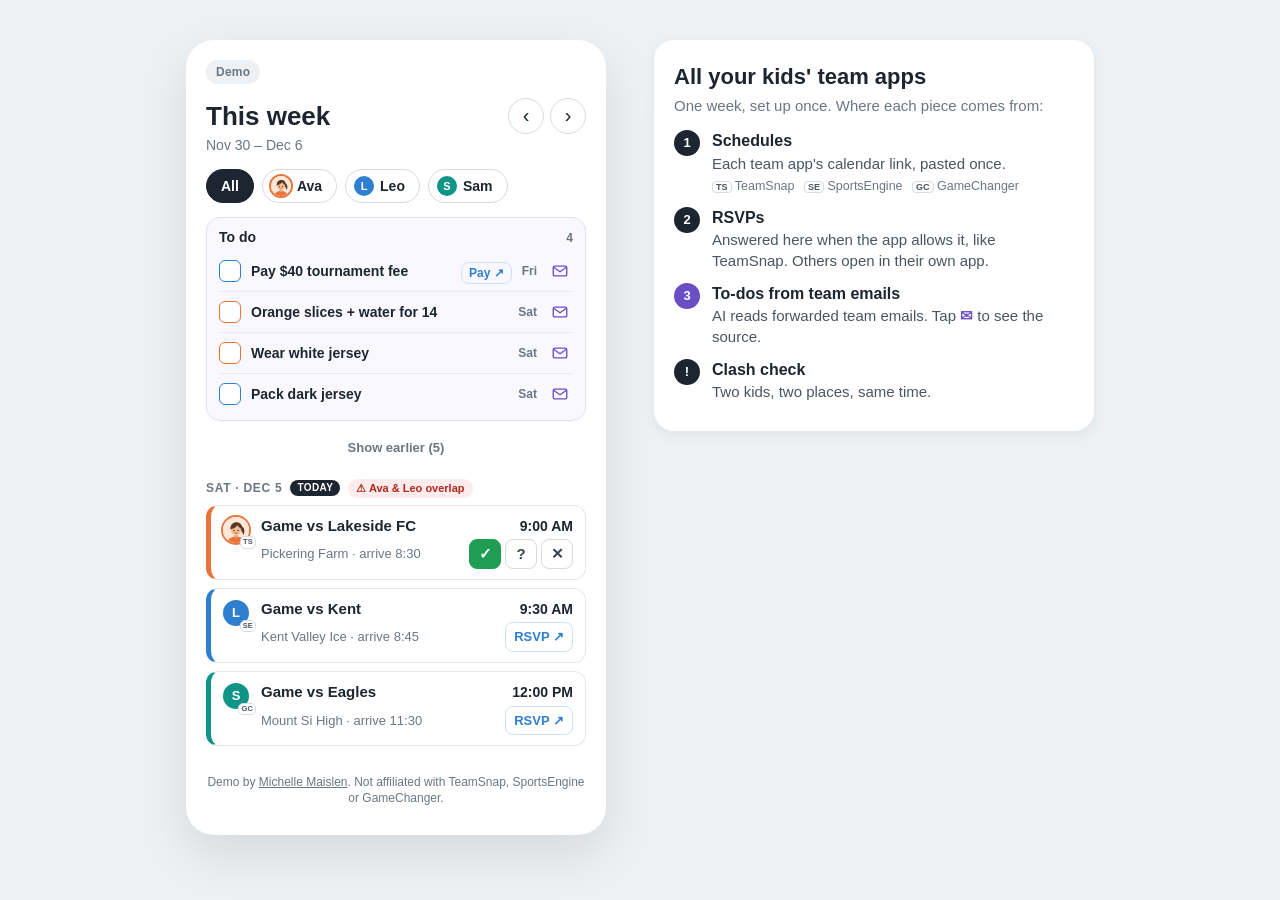
<file: sports-week/index.html>
<!doctype html>
<html lang="en">
<head>
<meta charset="utf-8">
<meta name="viewport" content="width=device-width, initial-scale=1, viewport-fit=cover">
<meta name="description" content="Demo: one week of every kid's sports, from all their team apps, in one view.">
<meta name="color-scheme" content="light">
<title>Sports Week (demo)</title>
<link rel="stylesheet" href="style.css">
</head>
<body>
<div class="layout">
  <main class="app" aria-label="Sports Week demo">
    <div class="demo-bar">
      <span class="pill">Demo</span>
      <button class="help" id="howBtn" type="button" aria-label="How it works" title="How it works">?</button>
    </div>

    <header class="top">
      <div class="title-row">
        <h1 id="weekTitle">This week</h1>
        <div class="week-nav">
          <button type="button" id="prevWeek" aria-label="Previous week">‹</button>
          <button type="button" id="nextWeek" aria-label="Next week">›</button>
        </div>
      </div>
      <div class="sub" id="weekRange"></div>
      <div class="chips" id="chips" role="group" aria-label="Show kids"></div>
    </header>

    <button type="button" class="alert" id="rsvpAlert" hidden>
      <span id="rsvpCount"></span><b>›</b>
    </button>

    <section class="todo" id="todo" aria-label="To do" hidden></section>

    <section id="days" aria-live="polite"></section>

    <footer class="foot">
      Demo by <a href="https://michellemaislen.com/">Michelle Maislen</a>. Not affiliated with TeamSnap, SportsEngine or GameChanger.
    </footer>
  </main>

  <aside class="how" id="how" aria-label="How it works">
    <button type="button" class="close" id="howClose" aria-label="Close">×</button>
    <h2>All your kids' team apps</h2>
    <p class="how-sub">One week, set up once. Where each piece comes from:</p>
    <ol>
      <li><b>Schedules</b>Each team app's calendar link, pasted once. <span class="apps"><i>TS</i> TeamSnap <i>SE</i> SportsEngine <i>GC</i> GameChanger</span></li>
      <li><b>RSVPs</b>Answered here when the app allows it, like TeamSnap. Others open in their own app.</li>
      <li class="ai"><b>To-dos from team emails</b>AI reads forwarded team emails. Tap <span class="mail-ico" aria-label="the envelope">✉</span> to see the source.</li>
      <li class="warn"><b>Clash check</b>Two kids, two places, same time.</li>
    </ol>
  </aside>
</div>
<div class="scrim" id="scrim" hidden></div>
<div class="modal" id="mail" role="dialog" aria-modal="true" aria-labelledby="mailSubj" hidden>
  <button type="button" class="close" id="mailClose" aria-label="Close">×</button>
  <div class="mail-from" id="mailFrom"></div>
  <h2 id="mailSubj"></h2>
  <div class="mail-body" id="mailBody"></div>
  <p class="mail-note">✨ Highlighted words became to-dos.</p>
</div>
<div class="toast" id="toast" role="status" hidden></div>

<script src="ics.js"></script>
<script src="demo-feeds.js"></script>
<script src="app.js"></script>
</body>
</html>
</file>
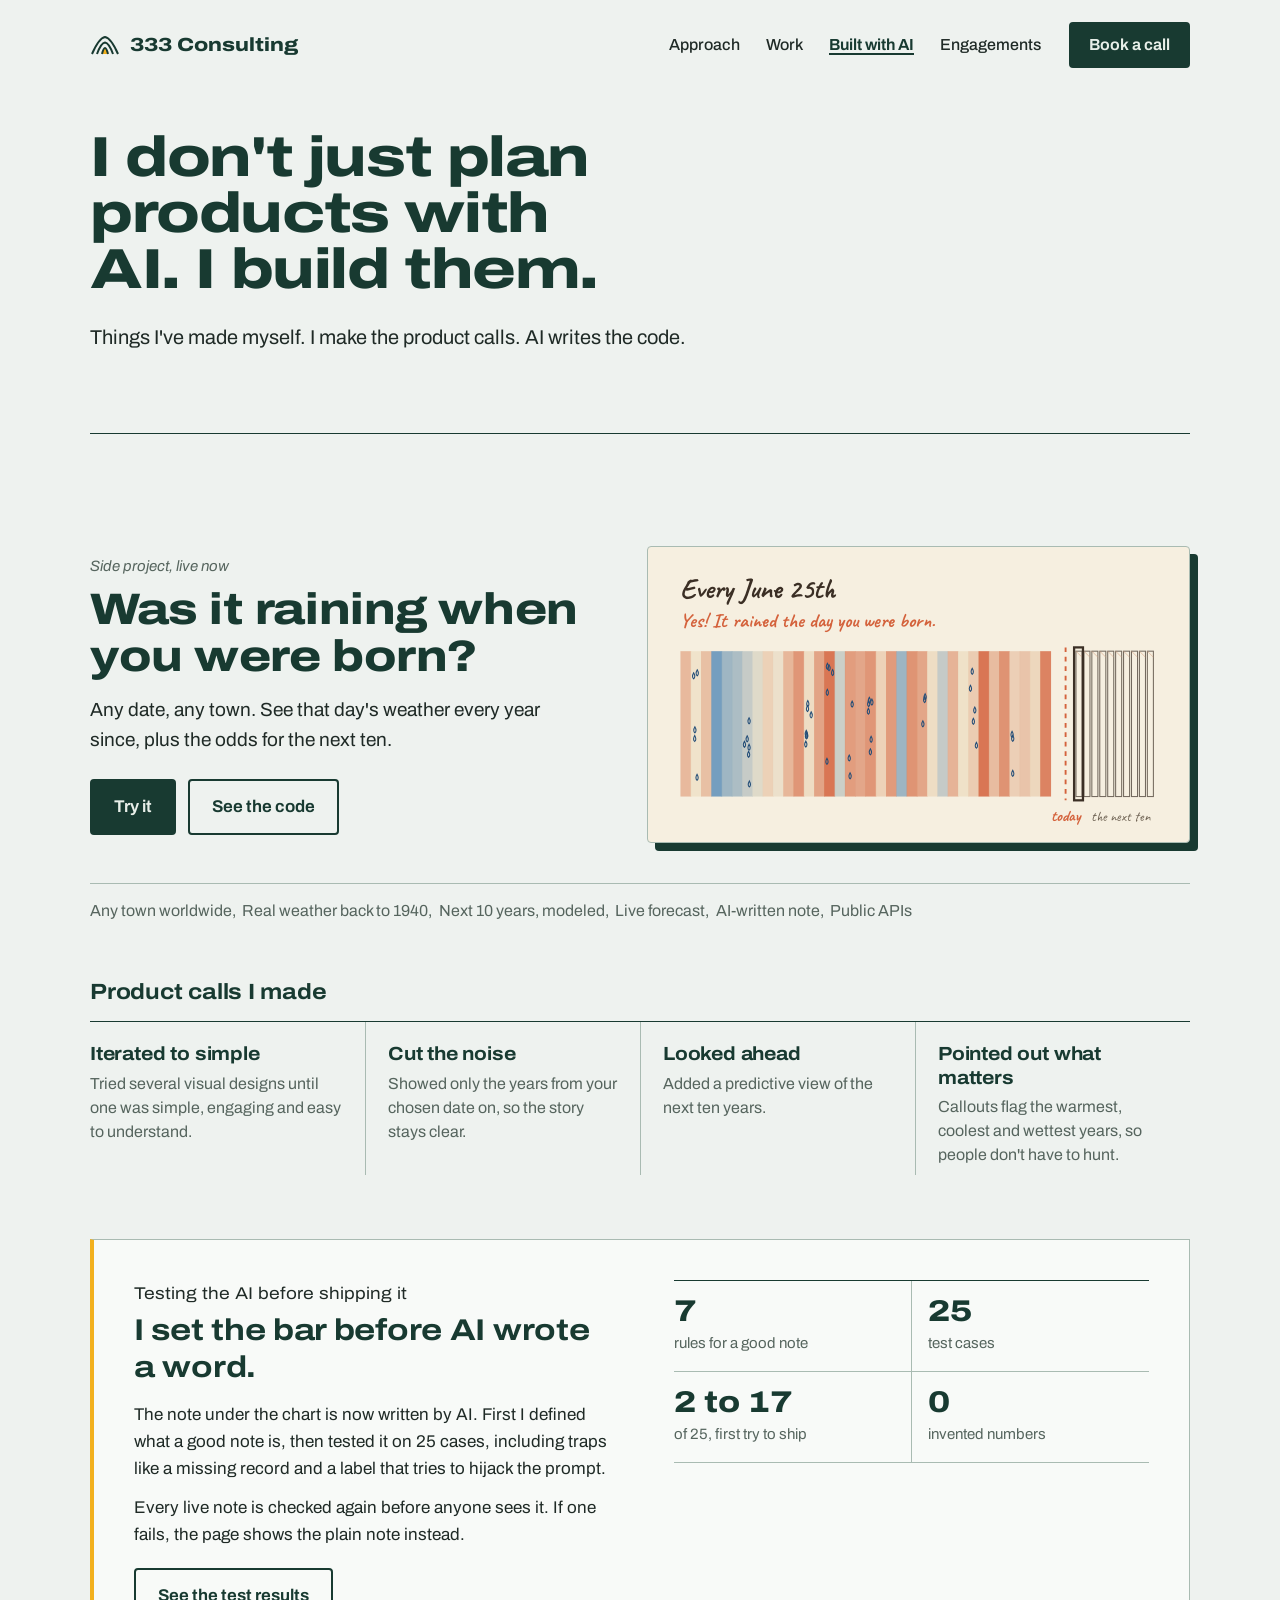
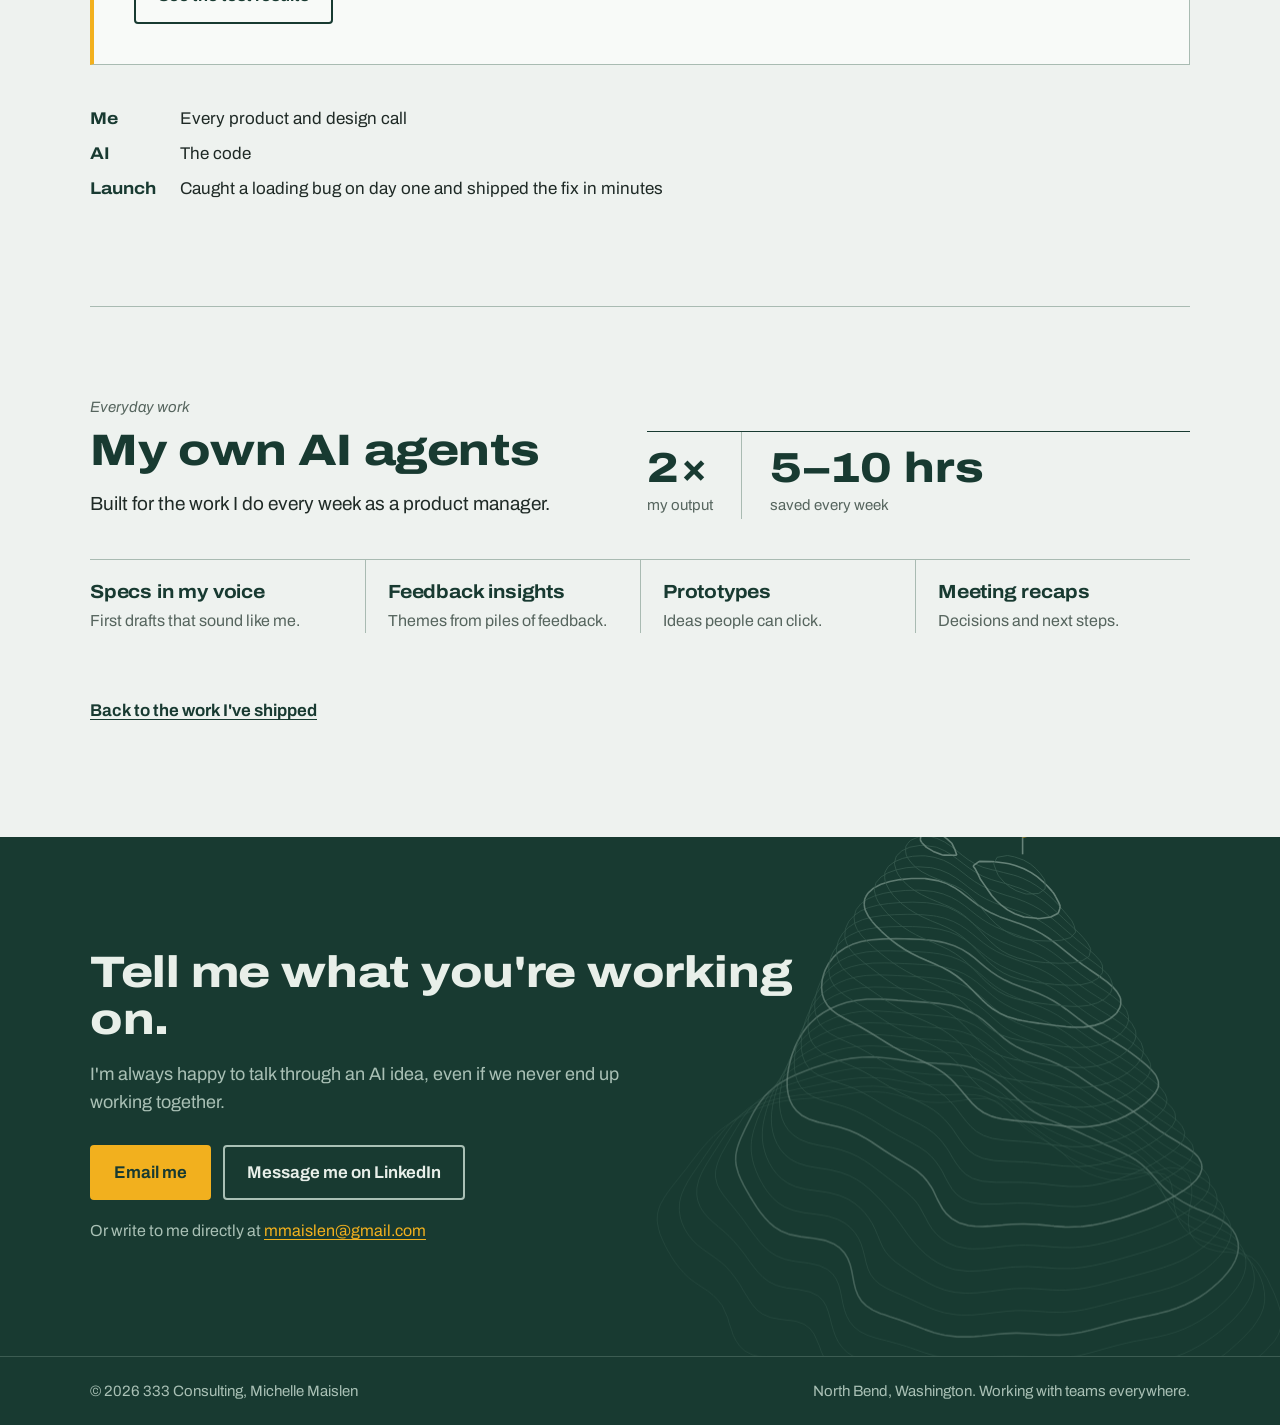
<file: built-with-ai.html>
<!doctype html>
<html lang="en">
<head>
<meta charset="utf-8">
<meta name="viewport" content="width=device-width, initial-scale=1, viewport-fit=cover">
<meta property="og:type" content="website">
<meta property="og:url" content="https://michellemaislen.com/built-with-ai.html">
<meta property="og:title" content="Built with AI · Michelle Maislen">
<meta property="og:description" content="Things Michelle Maislen has built herself with AI, from idea to something you can use.">
<meta property="og:image" content="https://michellemaislen.com/og-built-with-ai.png?v=2">
<meta property="og:image:width" content="1200">
<meta property="og:image:height" content="627">
<meta name="twitter:card" content="summary_large_image">
<title>Built with AI · 333 Consulting</title>
<meta name="description" content="Things Michelle Maislen has built herself with AI, from idea to something you can use.">
<link rel="preconnect" href="https://fonts.googleapis.com">
<link rel="preconnect" href="https://fonts.gstatic.com" crossorigin>
<link rel="stylesheet" href="https://fonts.googleapis.com/css2?family=Archivo:ital,wdth,wght@0,62..125,100..900;1,62..125,100..900&family=Caveat:wght@700&display=swap">
<link rel="stylesheet" href="site.css">
<style>
  /* Built with AI: same survey-map system as the homepage. The app sketch keeps the app's own watercolor look, framed like a field photo. */
  .page-head { padding: 40px 0 clamp(48px, 7vw, 80px); border-bottom: 1.5px solid var(--fir); }
  .page-head h1 { font-size: clamp(34px, 4.4vw, 60px); max-width: 16ch; text-wrap: balance; margin-bottom: 22px; }
  .page-head .sub { font-size: 20px; max-width: 34em; }
  .nav ul a[aria-current="page"] { color: var(--fir); font-weight: 650; text-decoration: underline; text-decoration-thickness: 2px; }
  .study + .study { margin-top: clamp(64px, 9vw, 104px); padding-top: clamp(56px, 8vw, 88px); border-top: 1px solid var(--contour); }
  .study-head { display: grid; grid-template-columns: 1fr 1.1fr; gap: clamp(28px, 5vw, 64px); align-items: center; margin-bottom: 40px; }
  .status { color: var(--moss); font-size: 15px; font-style: italic; margin-bottom: 8px; }
  .study-head h2 { margin-bottom: 14px; }
  .lede { font-size: 19px; max-width: 30em; }
  .study-head .actions { margin-top: 24px; }
  .shot { margin: 0; background: #f6efe0; border: 1px solid var(--contour); border-radius: 4px; padding: 6px; box-shadow: 8px 8px 0 var(--fir); }
  .shot svg { width: 100%; height: auto; }
  .facts { list-style: none; margin: 0 0 56px; padding: 14px 0 0; border-top: 1px solid var(--contour); display: flex; flex-wrap: wrap; gap: 6px 0; font-size: 16px; color: var(--moss); }
  .facts li:not(:last-child)::after { content: ","; margin-right: .4em; }
  .sub-h { font-stretch: 112%; font-size: 22px; margin-bottom: 14px; }
  .decisions { display: grid; grid-template-columns: repeat(4, 1fr); border-top: 1.5px solid var(--fir); }
  .decision { padding: 20px 22px 8px 0; }
  .decision + .decision { padding-left: 22px; border-left: 1px solid var(--contour); }
  .decision h3 { font-size: 19px; margin-bottom: 6px; }
  .decision p { font-size: 16px; color: var(--moss); line-height: 1.5; }
  .evalbox { margin-top: 64px; display: grid; grid-template-columns: 1fr 1fr; gap: 24px clamp(32px, 5vw, 72px); padding: clamp(24px, 4vw, 40px); background: var(--paper); border: 1px solid var(--contour); border-left: 4px solid var(--blaze); }
  .evalbox .sub-h { margin-bottom: 4px; }
  .evalbox h3 { font-size: clamp(24px, 2.6vw, 30px); font-stretch: 118%; margin-bottom: 14px; }
  .evalbox p { font-size: 17px; }
  .evalbox p + p { margin-top: 12px; }
  .evalnums { display: grid; grid-template-columns: 1fr 1fr; align-content: start; border-top: 1.5px solid var(--fir); }
  .evalnums div { padding: 14px 0; border-bottom: 1px solid var(--contour); }
  .evalnums div:nth-child(odd) { padding-right: 16px; }
  .evalnums div:nth-child(even) { padding-left: 16px; border-left: 1px solid var(--contour); }
  .evalnums b { display: block; font-stretch: 118%; font-weight: 800; font-size: 30px; color: var(--fir); font-variant-numeric: tabular-nums; line-height: 1.1; }
  .evalnums span { font-size: 15px; color: var(--moss); }
  .evalbox .actions { margin-top: 20px; }
  .roles { list-style: none; margin: 40px 0 0; padding: 0; display: grid; grid-template-columns: auto 1fr; gap: 8px 24px; font-size: 17px; max-width: 46em; }
  .roles b { color: var(--fir); font-stretch: 112%; }
  .big-num { display: flex; gap: 0; margin-top: 26px; border-top: 1.5px solid var(--fir); }
  .big-num div { padding: 14px 28px 0 0; }
  .big-num div + div { padding-left: 28px; border-left: 1px solid var(--contour); }
  .big-num b { display: block; font-stretch: 120%; font-weight: 800; font-size: clamp(30px, 3.4vw, 42px); color: var(--fir); line-height: 1.05; }
  .big-num span { font-size: 15px; color: var(--moss); }
  .agents { display: grid; grid-template-columns: repeat(4, 1fr); border-top: 1px solid var(--contour); }
  .agent { padding: 20px 22px 0 0; }
  .agent + .agent { padding-left: 22px; border-left: 1px solid var(--contour); }
  .agent h3 { font-size: 19px; margin-bottom: 4px; }
  .agent p { font-size: 16px; color: var(--moss); }
  .back { margin-top: 64px; font-size: 17px; }
  .back a { font-weight: 650; }
  @media (max-width: 900px) {
    .study-head, .evalbox { grid-template-columns: 1fr; }
    .shot { box-shadow: 5px 5px 0 var(--fir); }
    .decisions, .agents { grid-template-columns: 1fr 1fr; }
    .decision:nth-child(3), .agent:nth-child(3) { padding-left: 0; border-left: 0; }
    .decision:nth-child(n+3), .agent:nth-child(n+3) { border-top: 1px solid var(--contour); margin-top: 12px; }
  }
  @media (max-width: 520px) {
    .decisions, .agents { grid-template-columns: 1fr; }
    .decision, .decision + .decision, .agent, .agent + .agent { padding: 16px 0; border-left: 0; margin-top: 0; }
    .decision + .decision, .agent + .agent { border-top: 1px solid var(--contour); }
    .roles { grid-template-columns: 1fr; gap: 0; }
    .roles span { margin-bottom: 10px; }
  }
</style>
</head>
<body>
<header>
  <div class="wrap">
    <nav class="nav" aria-label="Main">
      <a class="mark" href="./" aria-label="333 Consulting home">
        <svg viewBox="0 0 30 22" aria-hidden="true"><path d="M2 20 Q9 4 15 3 Q21 4 28 20" fill="none" stroke="#183a31" stroke-width="2"/><path d="M7 20 Q11 9 15 8.5 Q19 9 23 20" fill="none" stroke="#183a31" stroke-width="2"/><path d="M12 20 Q13.5 14 15 14 Q16.5 14 18 20" fill="#f2b01e" stroke="#183a31" stroke-width="2"/></svg>
        333 Consulting
      </a>
      <ul>
        <li><a href="./#climb">Approach</a></li>
        <li><a href="./#work">Work</a></li>
        <li><a href="built-with-ai.html" aria-current="page">Built with AI</a></li>
        <li><a href="./#engagements">Engagements</a></li>
      </ul>
      <a class="btn btn-primary" href="#contact">Book a call</a>
    </nav>
    <div class="page-head">
      <h1>I don't just plan products with AI. I build them.</h1>
      <p class="sub">Things I've made myself. I make the product calls. AI writes the code.</p>
    </div>
  </div>
</header>

<main>
  <section>
    <div class="wrap">

      <article class="study" id="weather" aria-labelledby="weather-title">
        <div class="study-head">
          <div>
            <p class="status">Side project, live now</p>
            <h2 id="weather-title">Was it raining when you were born?</h2>
            <p class="lede">Any date, any town. See that day's weather every year since, plus the odds for the next ten.</p>
            <div class="actions">
              <a class="btn btn-primary" href="https://michellemaislen.com/Weather-location/" target="_blank" rel="noopener">Try it</a>
              <a class="btn btn-ghost" href="https://github.com/mmaislen/Weather-location" target="_blank" rel="noopener">See the code</a>
            </div>
          </div>
          <figure class="shot" aria-label="Sketch of the app: watercolor stripes for each past year, a dashed today line, then pencil-sketched stripes for the next ten years.">
            <svg viewBox="0 0 560 300" role="img" aria-hidden="true">
              <text x="28" y="48" font-family="Caveat, 'Segoe Print', cursive" font-size="30" font-weight="700" fill="#3b2f25">Every June 25th</text>
              <text x="28" y="78" font-family="Caveat, 'Segoe Print', cursive" font-size="21" font-weight="700" fill="#d4623c">Yes! It rained the day you were born.</text>
              <g><rect x="28.0" y="104" width="11.5" height="154" fill="#e5b192" opacity=".85"/><rect x="38.9" y="104" width="11.5" height="154" fill="#efe2c8" opacity=".85"/><path d="M43.1 193.2q2.4 4.2 0 6.4q-2.4-2.2 0-6.4z" fill="none" stroke="#244e78" stroke-width="1.1"/><path d="M45.8 123.7q2.4 4.2 0 6.4q-2.4-2.2 0-6.4z" fill="none" stroke="#244e78" stroke-width="1.1"/><path d="M42.0 126.9q2.4 4.2 0 6.4q-2.4-2.2 0-6.4z" fill="none" stroke="#244e78" stroke-width="1.1"/><path d="M43.3 184.1q2.4 4.2 0 6.4q-2.4-2.2 0-6.4z" fill="none" stroke="#244e78" stroke-width="1.1"/><path d="M45.6 234.4q2.4 4.2 0 6.4q-2.4-2.2 0-6.4z" fill="none" stroke="#244e78" stroke-width="1.1"/><rect x="49.8" y="104" width="11.5" height="154" fill="#e6b99b" opacity=".85"/><rect x="60.7" y="104" width="11.5" height="154" fill="#5e91ba" opacity=".85"/><rect x="71.6" y="104" width="11.5" height="154" fill="#90adbf" opacity=".85"/><rect x="82.4" y="104" width="11.5" height="154" fill="#9fb5c0" opacity=".85"/><rect x="93.3" y="104" width="11.5" height="154" fill="#bec6c3" opacity=".85"/><path d="M95.8 199.4q2.4 4.2 0 6.4q-2.4-2.2 0-6.4z" fill="none" stroke="#244e78" stroke-width="1.1"/><path d="M98.7 193.7q2.4 4.2 0 6.4q-2.4-2.2 0-6.4z" fill="none" stroke="#244e78" stroke-width="1.1"/><path d="M100.7 202.5q2.4 4.2 0 6.4q-2.4-2.2 0-6.4z" fill="none" stroke="#244e78" stroke-width="1.1"/><path d="M100.2 210.0q2.4 4.2 0 6.4q-2.4-2.2 0-6.4z" fill="none" stroke="#244e78" stroke-width="1.1"/><path d="M101.0 241.4q2.4 4.2 0 6.4q-2.4-2.2 0-6.4z" fill="none" stroke="#244e78" stroke-width="1.1"/><path d="M100.7 174.5q2.4 4.2 0 6.4q-2.4-2.2 0-6.4z" fill="none" stroke="#244e78" stroke-width="1.1"/><rect x="104.2" y="104" width="11.5" height="154" fill="#dbd7c6" opacity=".85"/><rect x="115.1" y="104" width="11.5" height="154" fill="#eacdb1" opacity=".85"/><rect x="126.0" y="104" width="11.5" height="154" fill="#eadfc8" opacity=".85"/><rect x="136.9" y="104" width="11.5" height="154" fill="#e4ae8f" opacity=".85"/><rect x="147.8" y="104" width="11.5" height="154" fill="#dc8866" opacity=".85"/><rect x="158.7" y="104" width="11.5" height="154" fill="#eddbc0" opacity=".85"/><path d="M162.9 156.2q2.4 4.2 0 6.4q-2.4-2.2 0-6.4z" fill="none" stroke="#244e78" stroke-width="1.1"/><path d="M160.8 199.2q2.4 4.2 0 6.4q-2.4-2.2 0-6.4z" fill="none" stroke="#244e78" stroke-width="1.1"/><path d="M161.5 190.6q2.4 4.2 0 6.4q-2.4-2.2 0-6.4z" fill="none" stroke="#244e78" stroke-width="1.1"/><path d="M162.6 161.5q2.4 4.2 0 6.4q-2.4-2.2 0-6.4z" fill="none" stroke="#244e78" stroke-width="1.1"/><path d="M161.3 187.9q2.4 4.2 0 6.4q-2.4-2.2 0-6.4z" fill="none" stroke="#244e78" stroke-width="1.1"/><path d="M161.8 189.9q2.4 4.2 0 6.4q-2.4-2.2 0-6.4z" fill="none" stroke="#244e78" stroke-width="1.1"/><path d="M166.5 168.3q2.4 4.2 0 6.4q-2.4-2.2 0-6.4z" fill="none" stroke="#244e78" stroke-width="1.1"/><rect x="169.6" y="104" width="11.5" height="154" fill="#df9877" opacity=".85"/><rect x="180.4" y="104" width="11.5" height="154" fill="#d4623c" opacity=".85"/><path d="M183.2 217.5q2.4 4.2 0 6.4q-2.4-2.2 0-6.4z" fill="none" stroke="#244e78" stroke-width="1.1"/><path d="M185.4 118.3q2.4 4.2 0 6.4q-2.4-2.2 0-6.4z" fill="none" stroke="#244e78" stroke-width="1.1"/><path d="M183.6 144.4q2.4 4.2 0 6.4q-2.4-2.2 0-6.4z" fill="none" stroke="#244e78" stroke-width="1.1"/><path d="M183.7 116.8q2.4 4.2 0 6.4q-2.4-2.2 0-6.4z" fill="none" stroke="#244e78" stroke-width="1.1"/><path d="M189.2 123.5q2.4 4.2 0 6.4q-2.4-2.2 0-6.4z" fill="none" stroke="#244e78" stroke-width="1.1"/><rect x="191.3" y="104" width="11.5" height="154" fill="#c4cac4" opacity=".85"/><rect x="202.2" y="104" width="11.5" height="154" fill="#de906e" opacity=".85"/><path d="M206.8 213.9q2.4 4.2 0 6.4q-2.4-2.2 0-6.4z" fill="none" stroke="#244e78" stroke-width="1.1"/><path d="M209.9 156.9q2.4 4.2 0 6.4q-2.4-2.2 0-6.4z" fill="none" stroke="#244e78" stroke-width="1.1"/><path d="M207.7 232.8q2.4 4.2 0 6.4q-2.4-2.2 0-6.4z" fill="none" stroke="#244e78" stroke-width="1.1"/><rect x="213.1" y="104" width="11.5" height="154" fill="#e09b7b" opacity=".85"/><rect x="224.0" y="104" width="11.5" height="154" fill="#dc8866" opacity=".85"/><path d="M227.1 164.4q2.4 4.2 0 6.4q-2.4-2.2 0-6.4z" fill="none" stroke="#244e78" stroke-width="1.1"/><path d="M229.2 207.4q2.4 4.2 0 6.4q-2.4-2.2 0-6.4z" fill="none" stroke="#244e78" stroke-width="1.1"/><path d="M227.4 156.2q2.4 4.2 0 6.4q-2.4-2.2 0-6.4z" fill="none" stroke="#244e78" stroke-width="1.1"/><path d="M228.1 152.9q2.4 4.2 0 6.4q-2.4-2.2 0-6.4z" fill="none" stroke="#244e78" stroke-width="1.1"/><path d="M230.0 194.2q2.4 4.2 0 6.4q-2.4-2.2 0-6.4z" fill="none" stroke="#244e78" stroke-width="1.1"/><path d="M230.8 154.7q2.4 4.2 0 6.4q-2.4-2.2 0-6.4z" fill="none" stroke="#244e78" stroke-width="1.1"/><rect x="234.9" y="104" width="11.5" height="154" fill="#ebceb2" opacity=".85"/><rect x="245.8" y="104" width="11.5" height="154" fill="#dd8e6c" opacity=".85"/><rect x="256.7" y="104" width="11.5" height="154" fill="#8eacbf" opacity=".85"/><rect x="267.6" y="104" width="11.5" height="154" fill="#db8562" opacity=".85"/><rect x="278.4" y="104" width="11.5" height="154" fill="#e09b7a" opacity=".85"/><path d="M286.7 152.1q2.4 4.2 0 6.4q-2.4-2.2 0-6.4z" fill="none" stroke="#244e78" stroke-width="1.1"/><path d="M287.2 149.0q2.4 4.2 0 6.4q-2.4-2.2 0-6.4z" fill="none" stroke="#244e78" stroke-width="1.1"/><path d="M284.8 177.8q2.4 4.2 0 6.4q-2.4-2.2 0-6.4z" fill="none" stroke="#244e78" stroke-width="1.1"/><rect x="289.3" y="104" width="11.5" height="154" fill="#eddbc0" opacity=".85"/><rect x="300.2" y="104" width="11.5" height="154" fill="#bcc5c3" opacity=".85"/><rect x="311.1" y="104" width="11.5" height="154" fill="#e3aa8b" opacity=".85"/><rect x="322.0" y="104" width="11.5" height="154" fill="#eee0c5" opacity=".85"/><rect x="332.9" y="104" width="11.5" height="154" fill="#e9c7ab" opacity=".85"/><path d="M335.2 140.2q2.4 4.2 0 6.4q-2.4-2.2 0-6.4z" fill="none" stroke="#244e78" stroke-width="1.1"/><path d="M338.3 175.1q2.4 4.2 0 6.4q-2.4-2.2 0-6.4z" fill="none" stroke="#244e78" stroke-width="1.1"/><path d="M339.8 163.1q2.4 4.2 0 6.4q-2.4-2.2 0-6.4z" fill="none" stroke="#244e78" stroke-width="1.1"/><path d="M341.5 200.4q2.4 4.2 0 6.4q-2.4-2.2 0-6.4z" fill="none" stroke="#244e78" stroke-width="1.1"/><path d="M337.1 122.2q2.4 4.2 0 6.4q-2.4-2.2 0-6.4z" fill="none" stroke="#244e78" stroke-width="1.1"/><rect x="343.8" y="104" width="11.5" height="154" fill="#d4623c" opacity=".85"/><rect x="354.7" y="104" width="11.5" height="154" fill="#e5b496" opacity=".85"/><rect x="365.6" y="104" width="11.5" height="154" fill="#db8461" opacity=".85"/><rect x="376.4" y="104" width="11.5" height="154" fill="#eacbaf" opacity=".85"/><path d="M379.3 188.9q2.4 4.2 0 6.4q-2.4-2.2 0-6.4z" fill="none" stroke="#244e78" stroke-width="1.1"/><path d="M380.0 193.1q2.4 4.2 0 6.4q-2.4-2.2 0-6.4z" fill="none" stroke="#244e78" stroke-width="1.1"/><path d="M380.0 230.2q2.4 4.2 0 6.4q-2.4-2.2 0-6.4z" fill="none" stroke="#244e78" stroke-width="1.1"/><rect x="387.3" y="104" width="11.5" height="154" fill="#e7bea1" opacity=".85"/><rect x="398.2" y="104" width="11.5" height="154" fill="#ecd4b8" opacity=".85"/><rect x="409.1" y="104" width="11.5" height="154" fill="#d7714d" opacity=".85"/><rect x="447.0" y="104" width="6.4" height="154" fill="none" stroke="#3b2f25" stroke-opacity=".7" stroke-width="1.1"/><path d="M447.0 104 l6.4 6.4" stroke="#d4a080" stroke-opacity=".6"/><rect x="455.4" y="104" width="6.4" height="154" fill="none" stroke="#3b2f25" stroke-opacity=".7" stroke-width="1.1"/><path d="M455.4 104 l6.4 6.4" stroke="#d4a080" stroke-opacity=".6"/><rect x="463.8" y="104" width="6.4" height="154" fill="none" stroke="#3b2f25" stroke-opacity=".7" stroke-width="1.1"/><path d="M463.8 104 l6.4 6.4" stroke="#d4a080" stroke-opacity=".6"/><rect x="472.2" y="104" width="6.4" height="154" fill="none" stroke="#3b2f25" stroke-opacity=".7" stroke-width="1.1"/><path d="M472.2 104 l6.4 6.4" stroke="#d4a080" stroke-opacity=".6"/><rect x="480.6" y="104" width="6.4" height="154" fill="none" stroke="#3b2f25" stroke-opacity=".7" stroke-width="1.1"/><path d="M480.6 104 l6.4 6.4" stroke="#d4a080" stroke-opacity=".6"/><rect x="489.0" y="104" width="6.4" height="154" fill="none" stroke="#3b2f25" stroke-opacity=".7" stroke-width="1.1"/><path d="M489.0 104 l6.4 6.4" stroke="#d4a080" stroke-opacity=".6"/><rect x="497.4" y="104" width="6.4" height="154" fill="none" stroke="#3b2f25" stroke-opacity=".7" stroke-width="1.1"/><path d="M497.4 104 l6.4 6.4" stroke="#d4a080" stroke-opacity=".6"/><rect x="505.8" y="104" width="6.4" height="154" fill="none" stroke="#3b2f25" stroke-opacity=".7" stroke-width="1.1"/><path d="M505.8 104 l6.4 6.4" stroke="#d4a080" stroke-opacity=".6"/><rect x="514.2" y="104" width="6.4" height="154" fill="none" stroke="#3b2f25" stroke-opacity=".7" stroke-width="1.1"/><path d="M514.2 104 l6.4 6.4" stroke="#d4a080" stroke-opacity=".6"/><rect x="522.6" y="104" width="6.4" height="154" fill="none" stroke="#3b2f25" stroke-opacity=".7" stroke-width="1.1"/><path d="M522.6 104 l6.4 6.4" stroke="#d4a080" stroke-opacity=".6"/><rect x="445" y="100" width="9.4" height="162" fill="none" stroke="#3b2f25" stroke-width="2.4"/></g>
              <line x1="436" y1="100" x2="436" y2="262" stroke="#d4623c" stroke-width="2" stroke-dasharray="5 5"/>
              <text x="436" y="284" text-anchor="middle" font-family="Caveat, 'Segoe Print', cursive" font-size="17" font-weight="700" fill="#d4623c">today</text>
              <text x="494" y="284" text-anchor="middle" font-family="Caveat, 'Segoe Print', cursive" font-size="15" fill="#6e6253">the next ten</text>
            </svg>
          </figure>
        </div>

        <ul class="facts" aria-label="What it's made of">
          <li>Any town worldwide</li><li>Real weather back to 1940</li><li>Next 10 years, modeled</li><li>Live forecast</li><li>AI-written note</li><li>Public APIs</li>
        </ul>

        <h3 class="sub-h">Product calls I made</h3>
        <div class="decisions">
          <div class="decision"><h3>Iterated to simple</h3><p>Tried several visual designs until one was simple, engaging and easy to understand.</p></div>
          <div class="decision"><h3>Cut the noise</h3><p>Showed only the years from your chosen date on, so the story stays clear.</p></div>
          <div class="decision"><h3>Looked ahead</h3><p>Added a predictive view of the next ten years.</p></div>
          <div class="decision"><h3>Pointed out what matters</h3><p>Callouts flag the warmest, coolest and wettest years, so people don't have to hunt.</p></div>
        </div>

        <div class="evalbox" id="ai-note">
          <div>
            <p class="sub-h">Testing the AI before shipping it</p>
            <h3>I set the bar before AI wrote a word.</h3>
            <p>The note under the chart is now written by AI. First I defined what a good note is, then tested it on 25 cases, including traps like a missing record and a label that tries to hijack the prompt.</p>
            <p>Every live note is checked again before anyone sees it. If one fails, the page shows the plain note instead.</p>
            <div class="actions"><a class="btn btn-ghost" href="https://github.com/mmaislen/Weather-location/blob/main/evals/README.md" target="_blank" rel="noopener">See the test results</a></div>
          </div>
          <div class="evalnums">
            <div><b>7</b><span>rules for a good note</span></div>
            <div><b>25</b><span>test cases</span></div>
            <div><b>2 to 17</b><span>of 25, first try to ship</span></div>
            <div><b>0</b><span>invented numbers</span></div>
          </div>
        </div>

        <ul class="roles">
          <li><b>Me</b></li><li><span>Every product and design call</span></li>
          <li><b>AI</b></li><li><span>The code</span></li>
          <li><b>Launch</b></li><li><span>Caught a loading bug on day one and shipped the fix in minutes</span></li>
        </ul>
      </article>

      <article class="study" id="agents" aria-labelledby="agents-title">
        <div class="study-head" style="align-items:end">
          <div>
            <p class="status">Everyday work</p>
            <h2 id="agents-title">My own AI agents</h2>
            <p class="lede">Built for the work I do every week as a product manager.</p>
          </div>
          <div class="big-num">
            <div><b>2×</b><span>my output</span></div>
            <div><b>5–10 hrs</b><span>saved every week</span></div>
          </div>
        </div>
        <div class="agents">
          <div class="agent"><h3>Specs in my voice</h3><p>First drafts that sound like me.</p></div>
          <div class="agent"><h3>Feedback insights</h3><p>Themes from piles of feedback.</p></div>
          <div class="agent"><h3>Prototypes</h3><p>Ideas people can click.</p></div>
          <div class="agent"><h3>Meeting recaps</h3><p>Decisions and next steps.</p></div>
        </div>
      </article>

      <p class="back"><a href="./#work">Back to the work I've shipped</a></p>
    </div>
  </section>
</main>

<section class="cta" id="contact">
  <canvas id="terrain-cta" aria-hidden="true"></canvas>
  <div class="wrap">
    <h2>Tell me what you're working on.</h2>
    <p>I'm always happy to talk through an AI idea, even if we never end up working together.</p>
    <div class="actions"><a class="btn btn-primary" href="mailto:mmaislen@gmail.com?subject=Let%27s%20talk">Email me</a><a class="btn btn-ghost" href="https://www.linkedin.com/in/maislen/" target="_blank" rel="noopener">Message me on LinkedIn</a></div>
    <p style="font-size:16px">Or write to me directly at <a href="mailto:mmaislen@gmail.com">mmaislen@gmail.com</a></p>
  </div>
</section>
<footer>
  <div class="wrap">
    <span>© 2026 333 Consulting, Michelle Maislen</span>
    <span>North Bend, Washington. Working with teams everywhere.</span>
  </div>
</footer>
<script src="terrain.js"></script>
</body>
</html>
</file>
<file: site.css>
/* Concept: a survey drawing of Mount Si. One bold thing (a live 3D contour model in the hero); everything else is quiet, left-aligned and drawn with the same contour line. One family, Archivo, with its width axis doing the expressive work: expanded for headlines, normal for reading. */
  :root {
    --fog: #eef2ef;
    --paper: #f8faf8;
    --fir: #183a31;
    --ink: #1f2a26;
    --moss: #56655e;
    --contour: #a9bbb2;
    --blaze: #f2b01e;
    --fir-ink: #e8efe9;
    --fir-muted: #a9c0b5;
    --f: "Archivo", system-ui, -apple-system, "Segoe UI", sans-serif;
    --wrap: 1180px;
    --gutter: clamp(16px, 4vw, 40px);
  }
  * { box-sizing: border-box; }
  html { scroll-behavior: smooth; -webkit-text-size-adjust: 100%; }
  @media (prefers-reduced-motion: reduce) { html { scroll-behavior: auto; } }
  body { margin: 0; background: var(--fog); color: var(--ink); font-family: var(--f); font-size: 18px; line-height: 1.6; font-stretch: 100%; }
  img, svg, canvas { display: block; max-width: 100%; }
  a { color: var(--fir); text-underline-offset: 3px; }
  :focus-visible { outline: 3px solid var(--blaze); outline-offset: 3px; border-radius: 2px; }
  .wrap { max-width: var(--wrap); margin: 0 auto; padding: 0 var(--gutter); }

  h1, h2, h3 { font-family: var(--f); color: var(--fir); margin: 0; font-weight: 800; letter-spacing: -0.01em; }
  h1 { font-stretch: 125%; font-size: clamp(36px, 4.7vw, 66px); line-height: 1.0; letter-spacing: -0.025em; }
  h2 { font-stretch: 118%; font-size: clamp(28px, 3.6vw, 44px); line-height: 1.08; max-width: 22ch; }
  h3 { font-stretch: 110%; font-size: 22px; line-height: 1.25; font-weight: 700; }
  p { margin: 0; }

  .btn { display: inline-flex; align-items: center; min-height: 48px; padding: 12px 22px; border-radius: 4px; font-weight: 650; font-size: 17px; text-decoration: none; border: 2px solid var(--fir); }
  .btn-primary { background: var(--fir); color: var(--fir-ink); }
  .btn-primary:hover { background: #0f2a23; }
  .btn-ghost { color: var(--fir); background: transparent; }
  .btn-ghost:hover { background: rgba(24,58,49,.07); }

  /* Nav */
  .nav { display: flex; align-items: center; gap: 28px; padding: 22px 0; }
  .mark { display: inline-flex; align-items: center; gap: 10px; font-weight: 800; font-stretch: 120%; font-size: 19px; color: var(--fir); text-decoration: none; margin-right: auto; }
  .mark svg { width: 30px; height: 22px; }
  .nav ul { display: flex; gap: 26px; list-style: none; margin: 0; padding: 0; }
  .nav ul a { color: var(--ink); text-decoration: none; font-size: 16px; font-weight: 500; }
  .nav ul a:hover { color: var(--fir); text-decoration: underline; }
  .nav .btn { min-height: 42px; padding: 8px 18px; font-size: 16px; }

  /* Hero */
  .hero { position: relative; overflow: hidden; }
  .hero-grid { display: grid; grid-template-columns: 1.3fr 1fr; gap: 24px; align-items: center; padding: 40px 0 56px; }
  .hero-body { position: relative; z-index: 1; }
  .hero h1 { margin-bottom: 30px; }
  .intro { display: flex; gap: 18px; align-items: flex-start; max-width: 36em; }
  .intro img { width: 72px; height: 72px; border-radius: 50%; object-fit: cover; object-position: 50% 50%; flex: none; border: 2px solid var(--paper); box-shadow: 0 0 0 1px var(--contour); }
  .intro p { color: var(--ink); font-size: 19px; }
  .actions { display: flex; flex-wrap: wrap; gap: 12px; margin-top: 30px; }
  .terrain { position: relative; aspect-ratio: 1 / 0.92; margin-right: calc(var(--gutter) * -1); cursor: grab; touch-action: pan-y; }
  .terrain:active { cursor: grabbing; }
  .terrain canvas { width: 100%; height: 100%; }
  .terrain figcaption { position: absolute; right: var(--gutter); bottom: 4px; font-size: 14px; color: var(--moss); font-style: italic; }

  .proof { display: grid; grid-template-columns: repeat(4, 1fr); border-top: 1.5px solid var(--fir); }
  .proof p { padding: 18px 20px 18px 0; font-size: 16px; line-height: 1.45; color: var(--moss); }
  .proof p + p { padding-left: 20px; border-left: 1px solid var(--contour); }
  .proof b { display: block; color: var(--fir); font-stretch: 115%; font-size: 21px; font-weight: 750; margin-bottom: 2px; }
  .shipped { padding: 14px 0 0; font-size: 15px; color: var(--moss); border-top: 1px solid var(--contour); }
  .shipped b { color: var(--ink); font-weight: 600; }

  section { padding: clamp(64px, 9vw, 112px) 0; }
  section h2 { margin-bottom: 28px; }

  /* The adoption gap */
  .profile { width: 100%; height: auto; margin: 8px 0 18px; }
  .profile .cliff { fill: var(--fir); }
  .profile .tower, .profile .hanger line { stroke: var(--fir); stroke-width: 3; }
  .profile .cable { stroke: var(--fir); stroke-width: 2.5; fill: none; }
  .profile .plank rect { fill: var(--blaze); stroke: var(--fir); stroke-width: 1.5; }
  .profile text { font-family: var(--f); fill: var(--moss); font-size: 15px; }
  .profile .stage { fill: var(--fir); font-weight: 750; font-size: 19px; font-stretch: 115%; }
  .profile .plank-label { fill: var(--fir); font-size: 14px; font-weight: 600; }
  .profile .gap { fill: var(--fir); font-weight: 750; font-size: 19px; font-stretch: 115%; }
  .profile .callout { stroke: var(--moss); stroke-width: 1.5; stroke-dasharray: 3 4; fill: none; }
  .profile .flag-pole { stroke: var(--fir); stroke-width: 2.5; }
  .profile .flag { fill: var(--blaze); }
  .profile .contours path { fill: none; stroke: var(--contour); stroke-width: 1; }
  .caption { max-width: 40em; color: var(--ink); font-size: 19px; }

  .lifecycle { list-style: none; margin: 48px 0 0; padding: 0; display: grid; grid-template-columns: repeat(6, 1fr); position: relative; }
  .lifecycle::before { content: ""; position: absolute; left: 6px; right: 6px; top: 6px; height: 2px; background: var(--fir); }
  .lifecycle li { position: relative; padding-top: 24px; font-weight: 650; color: var(--fir); font-stretch: 112%; font-size: 17px; }
  .lifecycle li::before { content: ""; position: absolute; left: 0; top: 0; width: 14px; height: 14px; border-radius: 50%; background: var(--fog); border: 2px solid var(--fir); }
  .lifecycle li:last-child::before { background: var(--blaze); }
  .lifecycle-note { margin-top: 14px; color: var(--moss); font-size: 15px; }

  /* Work as a field log */
  #work { background: var(--paper); border-top: 1px solid var(--contour); border-bottom: 1px solid var(--contour); }
  .log { border-top: 1.5px solid var(--fir); }
  .entry { display: grid; grid-template-columns: 240px 1fr; gap: 8px 40px; padding: 26px 0; border-bottom: 1px solid var(--contour); }
  .entry .where { color: var(--moss); font-size: 15px; }
  .entry .result { color: var(--fir); font-weight: 750; font-stretch: 115%; font-size: 20px; line-height: 1.25; }
  .entry h3 { margin-bottom: 6px; }
  .entry details summary { cursor: pointer; color: var(--fir); font-weight: 600; font-size: 16px; width: fit-content; list-style: none; }
  .entry details summary::-webkit-details-marker { display: none; }
  .entry details summary::before { content: "+"; display: inline-block; width: 1.1em; font-weight: 700; }
  .entry details[open] summary::before { content: "\2212"; }
  .entry details p { margin-top: 10px; max-width: 40em; }

  /* Case studies: same field-log idiom as #work */
  #cases { background: var(--paper); border-top: 1px solid var(--contour); border-bottom: 1px solid var(--contour); }
  #cases .log { margin-top: 8px; }
  .cases-intro { color: var(--moss); font-size: 18px; margin: -4px 0 28px; max-width: 40em; }
  #cases .entry .where { text-transform: uppercase; letter-spacing: .08em; font-size: 13px; font-weight: 600; }
  #cases .entry h3 { max-width: 26em; }
  .case { margin: 18px 0 4px; padding-left: 20px; border-left: 2px solid var(--contour); max-width: 38em; display: grid; gap: 18px; }
  .case div { display: grid; gap: 4px; }
  .case dt { text-transform: uppercase; letter-spacing: .08em; font-size: 13px; font-weight: 700; color: var(--moss); }
  .case dd { margin: 0; font-size: 17px; line-height: 1.6; }
  .pain { font-size: 18px; line-height: 1.5; color: var(--ink); max-width: 38em; margin: 4px 0 8px; }
  .fix { font-size: 17px; line-height: 1.5; color: var(--moss); max-width: 38em; margin: 0 0 12px; }
  .fix b { color: var(--fir); font-weight: 700; }
  .fix a { color: var(--fir); font-weight: 650; }
  .cta-line { margin-top: 10px; }
  .cta-line a { color: var(--fir); font-weight: 650; }
  .case-art { display: block; width: 100%; max-width: 220px; height: auto; margin: 0 0 14px; fill: none; stroke-linecap: round; stroke-linejoin: round; }
  .case-art .a-line { stroke: var(--fir); stroke-width: 2.5; }
  .case-art .a-thin { stroke: var(--contour); stroke-width: 2; }
  .case-art .a-wall { stroke: var(--fir); stroke-width: 7; }
  .case-art .a-hot { stroke: var(--blaze); stroke-width: 4; }
  .case-art .a-head, .case-art .a-flag, .case-art .a-spark { fill: var(--blaze); stroke: none; }
  .case-art .a-dot { fill: var(--fir); }
  .case-art .a-people circle { fill: var(--fir); }
  .case-art .a-people-off circle { fill: var(--contour); }
  .case-art .a-people-hot circle { fill: var(--blaze); }
  .case-art .a-label { fill: var(--moss); font: 600 13px var(--f); letter-spacing: .08em; text-transform: uppercase; }
  .proof-head { margin-top: 16px; font-weight: 700; color: var(--fir); }
  #cases details .fix { margin-top: 10px; }
  @media (max-width: 640px) { .case-art { max-width: 180px; } }
  .cases-ask { margin-top: 28px; font-size: 18px; }
  .cases-ask a { color: var(--fir); font-weight: 650; }
  @media (max-width: 640px) { #cases .entry .result { font-size: 18px; margin-bottom: 4px; } .case { padding-left: 14px; } }

  .quotes { display: grid; grid-template-columns: 1fr 1fr; gap: 48px; margin-top: 64px; }
  .quote { margin: 0; padding-left: 22px; border-left: 3px solid var(--blaze); }
  .quote blockquote { margin: 0 0 14px; font-size: 21px; line-height: 1.45; color: var(--fir); font-style: italic; font-weight: 450; }
  .quote figcaption { font-size: 15px; color: var(--moss); }
  .quote figcaption b { color: var(--ink); }
  /* Built with AI */
  .built-grid { display: grid; grid-template-columns: 1fr 1.05fr; gap: clamp(32px, 5vw, 72px); align-items: center; }
  #built h2 { margin-bottom: 16px; }
  .built-lede { font-size: 19px; max-width: 30em; }
  .built-list { list-style: none; margin: 24px 0 0; padding: 0; border-top: 1.5px solid var(--fir); }
  .built-list li { padding: 12px 0; border-bottom: 1px solid var(--contour); font-size: 17px; color: var(--moss); }
  .built-list b { color: var(--fir); font-weight: 700; }
  #built .actions { margin-top: 28px; }
  .built-shot { display: block; background: #f6efe0; border: 1px solid var(--contour); border-radius: 4px; padding: 6px; box-shadow: 10px 10px 0 var(--fir); transition: transform .15s ease; }
  .built-shot:hover { transform: translate(-2px, -2px); }
  .built-shot svg { width: 100%; height: auto; }
  @media (max-width: 900px) { .built-grid { grid-template-columns: 1fr; } .built-shot { order: -1; margin-right: 10px; } }
  /* Dark band so the section stands apart from its pale neighbors */
  #built { background: var(--fir); color: var(--fir-ink); }
  #built h2, #built .built-lede, #built .built-list b { color: var(--fir-ink); }
  #built .built-list { border-top-color: var(--fir-muted); }
  #built .built-list li { color: var(--fir-muted); border-bottom-color: rgba(169,192,181,.3); }
  #built .btn-primary { background: var(--blaze); color: var(--fir); border-color: var(--blaze); }
  #built .btn-primary:hover { background: #ffc23d; }
  #built .btn-ghost { color: var(--fir-ink); border-color: var(--fir-muted); }
  #built .btn-ghost:hover { background: rgba(255,255,255,.08); }
  #built .built-shot { border-color: var(--fir-muted); box-shadow: 10px 10px 0 var(--blaze); }

  /* Engagements */
  .paths { display: grid; grid-template-columns: repeat(3, 1fr); border-top: 1.5px solid var(--fir); }
  .path { padding: 24px 28px 8px; }
  .path:first-child { padding-left: 0; }
  .path + .path { border-left: 1px solid var(--contour); }
  .path .tag { font-style: italic; color: var(--moss); font-size: 15px; }
  .path h3 { margin: 4px 0 4px; }
  .path .badge { color: var(--fir); font-weight: 600; font-size: 16px; }
  .path .best { margin: 18px 0; font-size: 17px; color: var(--ink); }
  .path .get-h { font-size: 15px; color: var(--moss); margin-bottom: 6px; }
  .path ul { margin: 0; padding: 0; list-style: none; }
  .path li { position: relative; padding-left: 20px; margin: 6px 0; font-size: 16px; line-height: 1.45; }
  .path li::before { content: ""; position: absolute; left: 0; top: .5em; width: 8px; height: 8px; background: var(--fir); transform: rotate(45deg); }

  /* FAQ + About */
  .faq-about { display: grid; grid-template-columns: 1fr 1fr; gap: clamp(40px, 6vw, 88px); }
  .faq details { border-top: 1px solid var(--contour); padding: 16px 0; }
  .faq details:last-child { border-bottom: 1px solid var(--contour); }
  .faq summary { cursor: pointer; font-weight: 650; color: var(--fir); font-size: 18px; }
  .faq details p { margin-top: 10px; font-size: 17px; }
  .about img { width: 132px; height: 132px; border-radius: 50%; object-fit: cover; object-position: 50% 50%; margin-bottom: 22px; }
  .about p + p { margin-top: 14px; }

  /* CTA */
  .cta { position: relative; background: var(--fir); color: var(--fir-ink); overflow: hidden; }
  .cta canvas { position: absolute; right: -6%; top: 50%; transform: translateY(-50%); width: min(720px, 70%); aspect-ratio: 1 / .92; height: auto; opacity: .55; pointer-events: none; }
  .cta .wrap { position: relative; }
  .cta h2 { color: var(--fir-ink); margin-bottom: 16px; }
  .cta p { color: var(--fir-muted); max-width: 32em; }
  .cta .btn-primary { background: var(--blaze); color: var(--fir); border-color: var(--blaze); }
  .cta .btn-primary:hover { background: #ffc23d; }
  .cta .btn-ghost { color: var(--fir-ink); border-color: var(--fir-muted); }
  .cta .btn-ghost:hover { background: rgba(255,255,255,.08); }
  .cta .actions { margin: 28px 0 18px; }
  .cta a:not(.btn) { color: var(--blaze); }

  footer { background: var(--fir); color: var(--fir-muted); font-size: 15px; border-top: 1px solid rgba(169,192,181,.25); }
  footer .wrap { display: flex; justify-content: space-between; flex-wrap: wrap; gap: 8px; padding-top: 22px; padding-bottom: 22px; }

  @media (max-width: 900px) {
    .nav ul { display: none; }
    .hero-grid { grid-template-columns: 1fr; padding-top: 16px; }
    .terrain { order: -1; margin: -10px calc(var(--gutter) * -1) -40px; aspect-ratio: 1 / .6; }
    .terrain figcaption { display: none; }
    .proof { grid-template-columns: 1fr 1fr; }
    .proof p:nth-child(3) { padding-left: 0; border-left: 0; }
    .proof p:nth-child(n+3) { border-top: 1px solid var(--contour); }
    .entry { grid-template-columns: 1fr; }
    .quotes, .faq-about { grid-template-columns: 1fr; }
    .paths { grid-template-columns: 1fr; }
    .path, .path:first-child { padding: 22px 0; }
    .path + .path { border-left: 0; border-top: 1px solid var(--contour); }
    .lifecycle { grid-template-columns: repeat(3, 1fr); row-gap: 28px; }
    .lifecycle::before { display: none; }
    .cta canvas { width: 120%; right: -50%; opacity: .3; }
  }
  @media (max-width: 520px) {
    body { font-size: 17px; }
    .intro img { width: 56px; height: 56px; }
    .intro p { font-size: 17px; }
    .proof p, .proof p + p { padding: 14px 0; border-left: 0; }
    .proof { grid-template-columns: 1fr; }
    .proof p + p { border-top: 1px solid var(--contour); }
    .nav .btn { display: none; }
  }
</file>
<file: sports-week/style.css>
:root {
  --ink: #1d2530;
  --muted: #6b7684;
  --line: #e3e7ec;
  --chip: #d6dbe1;
  --bg: #eef1f4;
  --card: #fff;
  --go: #1f9d55;
  --warn-bg: #fdeceb;
  --warn: #b3261e;
  --alert-bg: #fff4e5;
  --alert-line: #f3c27a;
  --alert: #b35c00;
  --link: #2f7fd1;
}
* { box-sizing: border-box; margin: 0; padding: 0; }
[hidden] { display: none !important; }
html { -webkit-text-size-adjust: 100%; }
body {
  font-family: -apple-system, BlinkMacSystemFont, "Segoe UI", Inter, Helvetica, Arial, sans-serif;
  background: var(--card);
  color: var(--ink);
  line-height: 1.35;
}
button { font: inherit; color: inherit; background: none; border: 0; cursor: pointer; }
button:focus-visible, a:focus-visible { outline: 3px solid var(--link); outline-offset: 2px; border-radius: 6px; }

.layout { min-height: 100vh; }
.app { max-width: 480px; margin: 0 auto; padding: 12px 16px 32px; }

.demo-bar { display: flex; justify-content: space-between; align-items: center; margin-bottom: 14px; }
.pill { font-size: 12px; font-weight: 700; letter-spacing: .02em; background: #eef1f4; color: var(--muted); padding: 4px 10px; border-radius: 20px; }
.link { color: var(--link); font-size: 14px; font-weight: 650; padding: 6px 0; }

.title-row { display: flex; justify-content: space-between; align-items: center; }
h1 { font-size: 26px; font-weight: 750; }
.week-nav { display: flex; gap: 6px; }
.week-nav button { width: 36px; height: 36px; border-radius: 50%; border: 1.5px solid var(--chip); font-size: 20px; line-height: 1; padding-bottom: 2px; }
.week-nav button:disabled { opacity: .3; cursor: default; }
.sub { color: var(--muted); font-size: 14px; margin-top: 2px; }

.chips { display: flex; gap: 8px; margin: 14px 0; }
.chip { padding: 6px 14px; border-radius: 20px; font-size: 14px; font-weight: 600; border: 1.5px solid var(--chip); }
.chip.on { background: var(--ink); color: #fff; border-color: var(--ink); }
.dot { display: inline-block; width: 9px; height: 9px; border-radius: 50%; margin-right: 6px; vertical-align: 1px; }

.alert { width: 100%; background: var(--alert-bg); border: 1.5px solid var(--alert-line); border-radius: 14px; padding: 10px 14px; font-size: 14px; font-weight: 600; display: flex; justify-content: space-between; text-align: left; }
.alert b { color: var(--alert); }

.day h2 { font-size: 12px; font-weight: 700; color: var(--muted); letter-spacing: .06em; text-transform: uppercase; margin: 18px 0 7px; display: flex; align-items: center; gap: 8px; }
.today { background: var(--ink); color: #fff; border-radius: 10px; padding: 1px 7px; font-size: 10px; letter-spacing: .04em; }

.ev { border: 1.5px solid var(--line); border-left: 5px solid var(--kid); border-radius: 12px; padding: 10px 12px; margin-bottom: 8px; background: var(--card); }
.ev.past { opacity: .5; }
.ev.flash { animation: flash 1.2s ease; }
@keyframes flash { 0%, 60% { box-shadow: 0 0 0 4px var(--alert-line); } 100% { box-shadow: 0 0 0 0 transparent; } }
.row { display: flex; justify-content: space-between; align-items: baseline; gap: 10px; }
.ev h3 { font-size: 15px; font-weight: 650; }
.time { font-size: 14px; font-weight: 600; white-space: nowrap; }
.meta { color: var(--muted); font-size: 13px; margin-top: 2px; }
.src { font-size: 11px; font-weight: 700; color: #8a94a1; margin-top: 6px; letter-spacing: .03em; }

.rsvp { display: flex; gap: 6px; margin-top: 8px; }
.b { flex: 1; text-align: center; font-size: 13px; font-weight: 650; padding: 7px 0; border-radius: 8px; border: 1.5px solid var(--chip); color: #3c4652; }
.b.on.going { background: var(--go); border-color: var(--go); color: #fff; }
.b.on.maybe { background: #f2b01e; border-color: #f2b01e; color: #1d2530; }
.b.on.no { background: #6b7684; border-color: #6b7684; color: #fff; }
.out { margin-top: 8px; font-size: 13px; font-weight: 650; color: var(--link); padding: 2px 0; }
.done { margin-top: 6px; font-size: 13px; color: var(--muted); }

.clash { background: var(--warn-bg); color: var(--warn); font-size: 13px; font-weight: 650; border-radius: 8px; padding: 6px 10px; margin-bottom: 8px; }
.empty { color: var(--muted); margin-top: 24px; text-align: center; }

.foot { margin-top: 28px; font-size: 12px; color: var(--muted); text-align: center; }
.foot a { color: inherit; }

/* To-dos from team emails */
.todo { margin-top: 12px; border: 1.5px solid #e4dcf7; background: #faf8ff; border-radius: 14px; padding: 10px 12px 4px; }
.todo h2 { font-size: 14px; font-weight: 700; display: flex; justify-content: space-between; align-items: baseline; margin-bottom: 4px; }
.todo .count { font-size: 12px; font-weight: 600; color: var(--muted); }
.td { display: flex; gap: 10px; padding: 8px 0; border-top: 1px solid #ece6fa; }
.td:first-of-type { border-top: 0; }
.cb { width: 22px; height: 22px; border-radius: 6px; border: 1.5px solid #b9adda; background: #fff; flex: none; margin-top: 1px; font-size: 13px; font-weight: 800; color: #fff; line-height: 1; }
.td.done .cb { background: var(--go); border-color: var(--go); }
.td-text { font-size: 14px; font-weight: 600; }
.td.done .td-text { text-decoration: line-through; color: var(--muted); }
.td-meta { font-size: 12px; color: var(--muted); margin-top: 2px; }
.td-meta .dot { width: 7px; height: 7px; margin-right: 4px; vertical-align: 1px; }
.from { color: #6a4fc4; font-size: 12px; font-weight: 600; padding: 0; }
.pay { margin-top: 4px; }
.ev-todo { font-size: 12.5px; color: #6a4fc4; font-weight: 600; margin-top: 5px; }
.ev-todo .struck { text-decoration: line-through; color: var(--muted); font-weight: 500; }

/* Email source view */
.modal { position: fixed; left: 50%; top: 50%; transform: translate(-50%, -50%); width: min(440px, calc(100vw - 32px)); max-height: 85vh; overflow-y: auto; background: var(--card); border-radius: 18px; padding: 22px 20px 18px; z-index: 25; box-shadow: 0 20px 50px rgba(0,0,0,.25); }
.mail-from { font-size: 12px; color: var(--muted); font-weight: 600; padding-right: 30px; }
.modal h2 { font-size: 18px; font-weight: 750; margin: 4px 0 12px; }
.mail-body { font-size: 14px; line-height: 1.5; color: #3c4652; background: #f7f8fa; border-radius: 12px; padding: 12px 14px; }
.mail-body mark { background: #ece6fa; color: inherit; border-radius: 4px; padding: 0 2px; }
.mail-body mark.this { background: #d6c9f7; box-shadow: 0 0 0 2px #b9a3f0; }
.mail-note { font-size: 12px; color: var(--muted); margin-top: 10px; }

/* How it works: bottom sheet on phones, side panel on wide screens */
.how { position: fixed; left: 0; right: 0; bottom: 0; background: var(--card); border-radius: 20px 20px 0 0; padding: 22px 20px 28px; box-shadow: 0 -10px 30px rgba(0,0,0,.15); transform: translateY(105%); visibility: hidden; transition: transform .25s ease, visibility .25s; z-index: 20; max-height: 85vh; overflow-y: auto; }
body.how-open .how { transform: none; visibility: visible; }
.scrim { position: fixed; inset: 0; background: rgba(29,37,48,.35); z-index: 10; }
.close { position: absolute; right: 14px; top: 10px; font-size: 26px; color: var(--muted); width: 36px; height: 36px; }
.how h2 { font-size: 22px; font-weight: 750; }
.how-sub { color: var(--muted); font-size: 15px; margin: 4px 0 14px; }
.how ol { list-style: none; counter-reset: n; display: grid; gap: 12px; }
.how li { counter-increment: n; position: relative; padding-left: 38px; font-size: 14px; color: #4a5562; }
.how li::before { content: counter(n); position: absolute; left: 0; top: 0; width: 26px; height: 26px; border-radius: 50%; background: var(--ink); color: #fff; font-size: 13px; font-weight: 700; display: flex; align-items: center; justify-content: center; }
.how li.warn::before { content: "!"; }
.how li.ai::before { background: #6a4fc4; }
.how li b { display: block; color: var(--ink); font-size: 16px; margin-bottom: 2px; }

.toast { position: fixed; left: 50%; bottom: 24px; transform: translateX(-50%); background: var(--ink); color: #fff; font-size: 14px; padding: 10px 16px; border-radius: 12px; width: max-content; max-width: calc(100vw - 32px); z-index: 30; box-shadow: 0 6px 20px rgba(0,0,0,.2); }

@media (min-width: 900px) {
  body { background: var(--bg); }
  .layout { display: flex; justify-content: center; align-items: flex-start; gap: 48px; padding: 40px 32px; }
  .app { margin: 0; width: 420px; flex: none; background: var(--card); border-radius: 28px; padding: 20px 20px 28px; box-shadow: 0 20px 50px rgba(0,0,0,.10); }
  .how { position: sticky; top: 40px; transform: none; border-radius: 20px; box-shadow: 0 4px 14px rgba(0,0,0,.06); width: 440px; max-height: none; transition: none; visibility: visible; }
  .how .close, #howBtn { display: none !important; }
  .how li { font-size: 15px; }
}
@media (prefers-reduced-motion: reduce) {
  .how { transition: none; }
  .ev.flash { animation: none; }
}

/* ---- Simplified layout: fewer words, more icons ---- */
.help { width: 30px; height: 30px; border-radius: 50%; border: 1.5px solid var(--chip); font-weight: 700; font-size: 15px; color: var(--muted); }
.alert { padding: 9px 14px; }

.ev { display: flex; gap: 10px; align-items: flex-start; padding: 10px 12px; }
.av { width: 26px; height: 26px; border-radius: 50%; background: var(--kid); color: #fff; font-size: 13px; font-weight: 750; display: flex; align-items: center; justify-content: center; flex: none; margin-top: 1px; }
.ev-main { flex: 1; min-width: 0; }
.row2 { display: flex; justify-content: space-between; align-items: center; gap: 8px; margin-top: 3px; min-height: 30px; }
.row2 .meta { margin: 0; white-space: nowrap; overflow: hidden; text-overflow: ellipsis; min-width: 0; }
.rsvp { margin: 0; gap: 4px; flex: none; }
.b { flex: none; width: 32px; height: 30px; padding: 0; font-size: 15px; font-weight: 750; border-radius: 8px; }
.b.on.going { background: var(--go); border-color: var(--go); color: #fff; }
.out { margin: 0; flex: none; font-size: 13px; padding: 5px 8px; border-radius: 8px; border: 1.5px solid #cfe0f5; }

.clash { display: inline-block; background: var(--warn-bg); color: var(--warn); font-size: 11px; letter-spacing: 0; text-transform: none; border-radius: 10px; padding: 2px 8px; margin: 0; font-weight: 700; }
.earlier { display: block; margin: 14px auto 0; font-size: 13px; font-weight: 600; color: var(--muted); padding: 4px 10px; }

.todo { padding: 10px 12px 6px; }
.td { align-items: center; gap: 10px; padding: 7px 0; }
.cb { border-color: var(--kid); margin: 0; }
.td.done .cb { background: var(--kid); border-color: var(--kid); }
.td-text { flex: 1; min-width: 0; font-size: 14px; font-weight: 600; white-space: nowrap; overflow: hidden; text-overflow: ellipsis; }
.td-day { font-size: 12px; color: var(--muted); font-weight: 600; flex: none; }
.from { font-size: 15px; width: 26px; height: 26px; border-radius: 50%; flex: none; }
.from:hover { background: #ece6fa; }
.pay { font-size: 12px; font-weight: 650; color: var(--link); border: 1.5px solid #cfe0f5; border-radius: 8px; padding: 2px 7px; flex: none; }
.from { color: #6a4fc4; display: inline-flex; align-items: center; justify-content: center; }
.mail-ico { color: #6a4fc4; font-weight: 700; }

/* Kid photos (from TeamSnap when shared) with initials as the fallback */
.av.photo { object-fit: cover; background: #fff; box-shadow: 0 0 0 2px var(--kid); width: 26px; height: 26px; }
.chip { display: inline-flex; align-items: center; gap: 6px; }
.chip-av { width: 20px; height: 20px; border-radius: 50%; font-size: 11px; font-weight: 750; color: #fff; display: inline-flex; align-items: center; justify-content: center; margin-left: -6px; background: var(--kid); }
.chip-av.photo { object-fit: cover; background: #fff; box-shadow: 0 0 0 2px var(--kid); }

/* App badge on each event: which team app it came from */
.av-wrap { position: relative; flex: none; width: 26px; height: 26px; margin-top: 1px; }
.av-wrap .av { margin: 0; }
.app-badge { position: absolute; right: -7px; bottom: -6px; font-size: 7.5px; font-weight: 800; letter-spacing: .02em; color: #4a5562; background: #fff; border: 1px solid #d6dbe1; border-radius: 5px; padding: 1px 2px; line-height: 1.1; }
.ev { gap: 12px; }
.chips { flex-wrap: wrap; }
.how .apps { display: block; margin-top: 4px; font-size: 12.5px; color: var(--muted); }
.how .apps i { font-style: normal; font-size: 9px; font-weight: 800; color: #4a5562; border: 1px solid #d6dbe1; border-radius: 4px; padding: 0 3px; margin-left: 6px; }
.how .apps i:first-child { margin-left: 0; }
</file>
